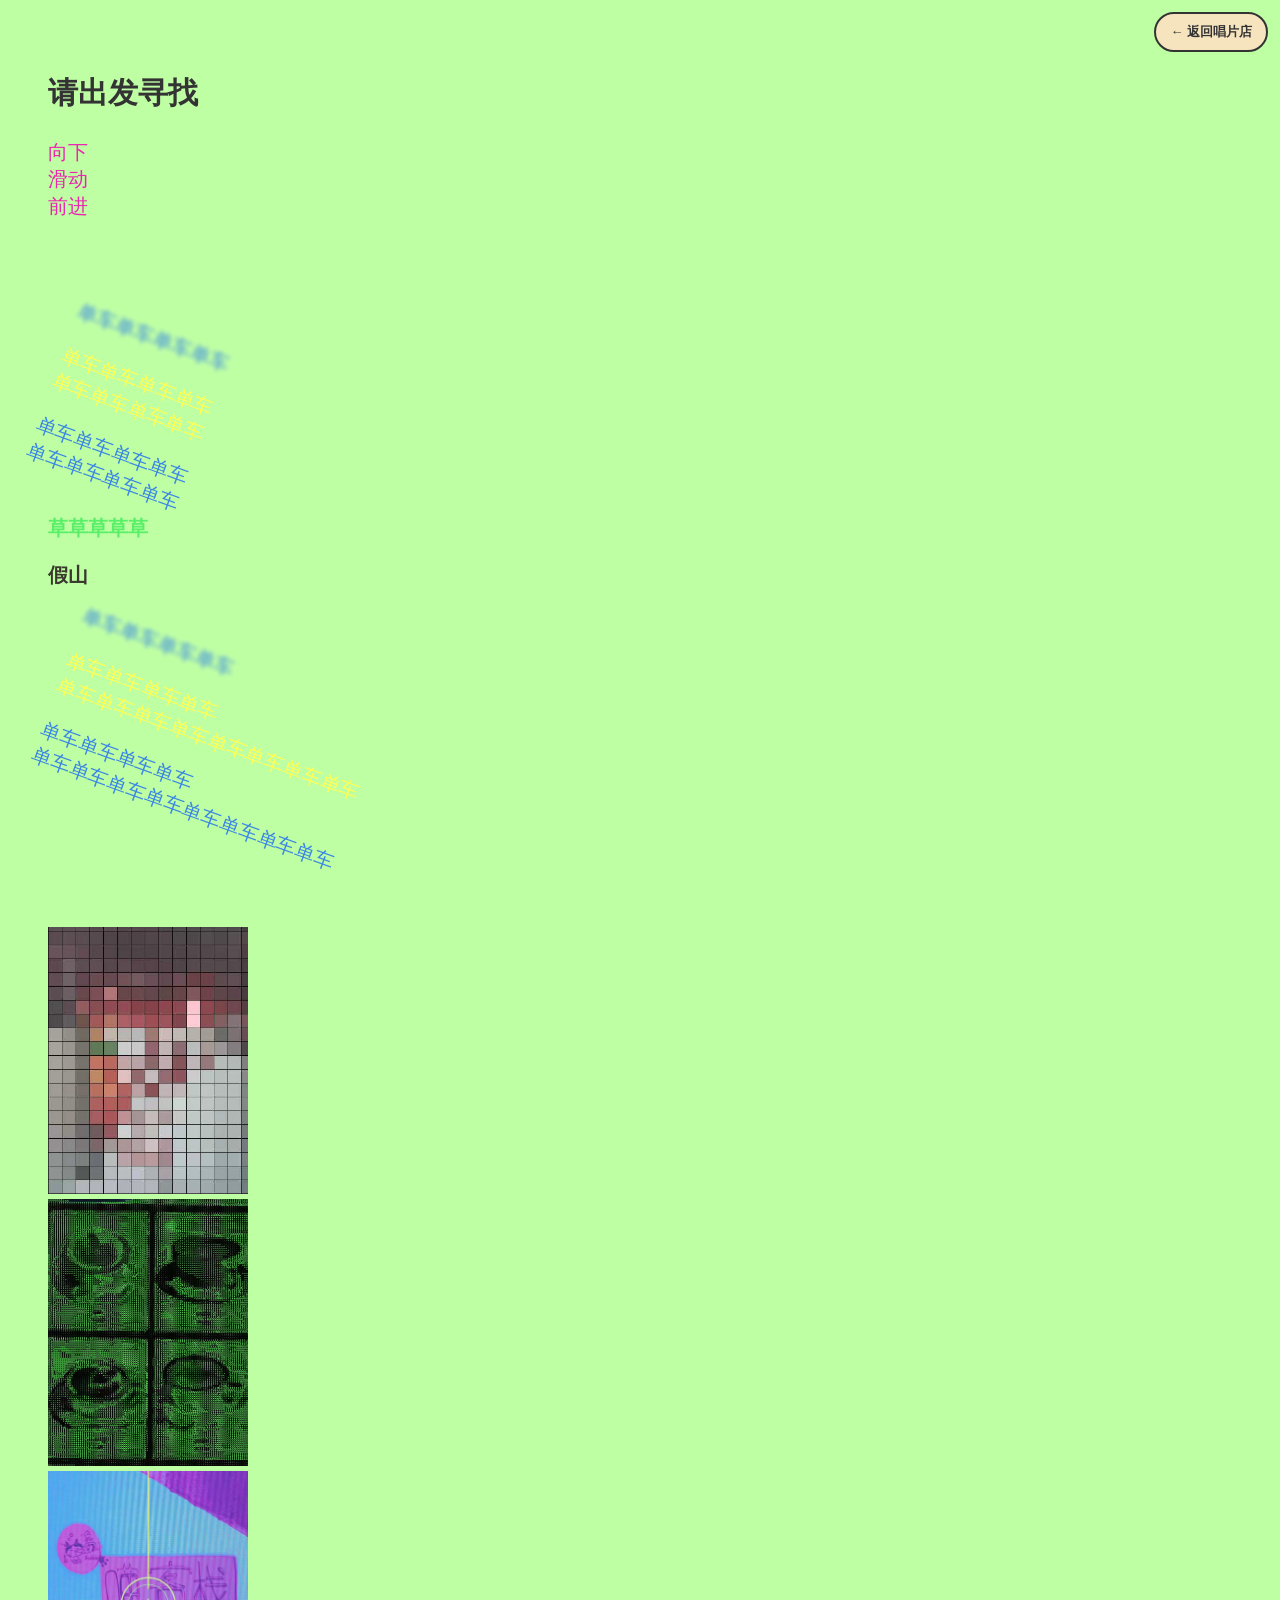
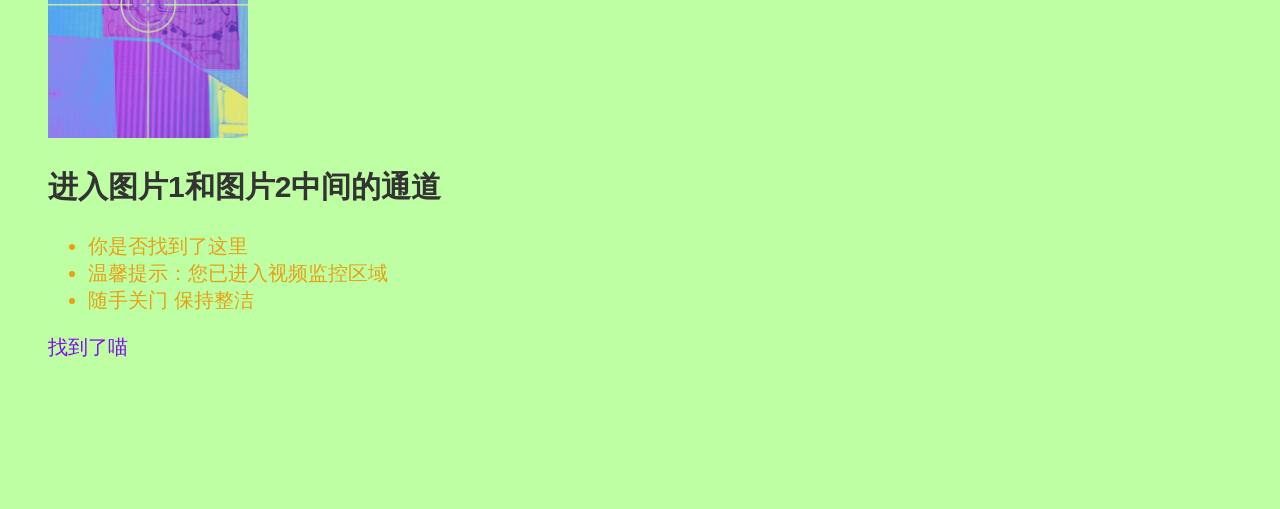
<file: games/group01/index.html>
<!DOCTYPE html>
<html lang="zh">

<head>
  <!-- head：这份文件的说明、设置和所需资源 -->
  <!-- 是网页交给浏览器看的设置区 -->

  <meta charset="UTF-8">
  <!-- 这个 HTML 文件的文字采用 UTF-8 编码。
   UTF-8 可以表示中文、英文和许多其他语言的字符。
   通常把它放在 <head> 的前面，让浏览器尽早知道该用什么方式读取文字；
   如果编码不匹配，中文可能会显示成乱码。 -->

  <meta name="viewport" content="width=device-width, initial-scale=1">
  <!-- viewport:让网页在手机等不同宽度的屏幕上正确显示。 -->

  <title>Server Hunting</title>
  <!-- 网页标题，常显示在浏览器标签页上。 -->

  <link rel="stylesheet" href="style.css" />
  <!-- 上面这行很特别，写了html的文件才能关联到左边style.css文件 -->
</head>

<body>
<a href="../../index.html#treasure" aria-label="返回唱片店寻宝游戏区" style="position:fixed;top:12px;right:12px;z-index:1000;padding:9px 14px;border:2px solid #343334;border-radius:20px;background:#f6e4bf;color:#343334;text-decoration:none;font:700 13px sans-serif">← 返回唱片店</a>
  <!-- body：网页里实际呈现给访问者的内容 -->

  <div class="block">
    <h2>请出发寻找</h2>
    <p style="color: rgb(236, 38, 177);">向下 <br>滑动 <br>前进
     
    

    </p>
  </div>

  <div class="block">


    <!-- 但我们也可以批量的修改，那就需要写在左边css文档里,这里要写class-->
    <div class="cute-text">
      <p style="filter: blur(2px)">单车单车单车单车</p>
       <p style="color: rgb(255, 255, 84);">单车单车单车单车
        <br>单车单车单车单车</p>
         <p >单车单车单车单车
        <br>单车单车单车单车</p>

    </div>
    <p style="color: rgb(89, 239, 104);font-weight: bold;"> 草草草草草</p>
      <p style="color: rgb(56, 56, 44);font-weight: bold;"> 假山</p>
   <br>
      
   
   <div class="cute-text">
      <p style="filter: blur(2px)">单车单车单车单车</p>
       <p style="color: rgb(255, 255, 84);">单车单车单车单车
        <br>单车单车单车单车单车单车单车单车</p>
         <p >单车单车单车单车
        <br>单车单车单车单车单车单车单车单车</p>
   
    </div>
  </div>
 
  <div class="my-image">
    <img src="yog.jpg" alt="美味的酸奶" class="my-image">
    <img src="cafe.jpg" alt="美味的咖啡" class="my-image">
    <img src="miaokezhan.jpg" alt="喵客栈" class="my-image">
   </div>
 
    <div class="block">
    <h2>进入图片1和图片2中间的通道</h2>

    <!-- ul是一个篮子 -->
    <ul>
      <!-- <li>是篮子里的东西 -->
      <li class="sliding-text-container">你是否找到了这里</li>
      <li class="sliding-text-container">温馨提示：您已进入视频监控区域</li>
      <li class="sliding-text-container">随手关门 保持整洁</li>



    </ul>

    <p class="rotating-text-container">找到了喵</p>
  </div>

 


</body>

</html>
</file>
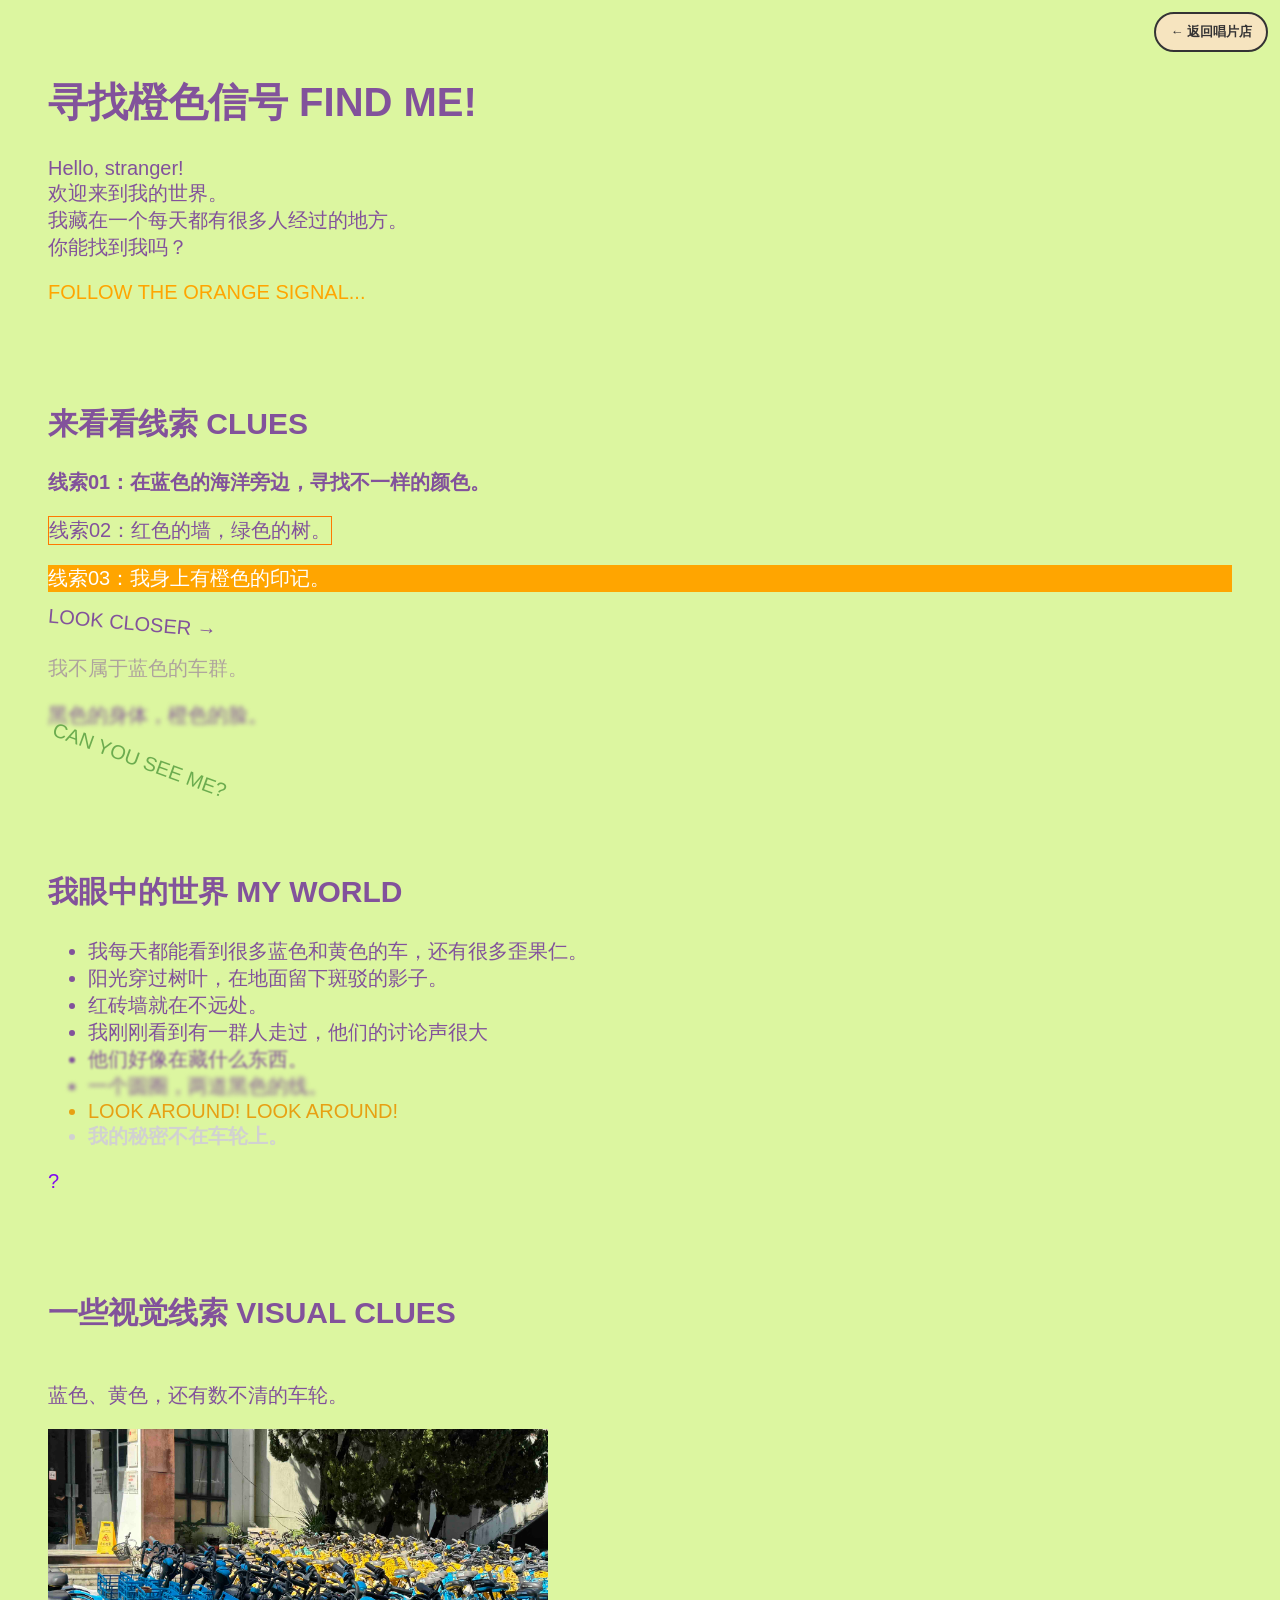
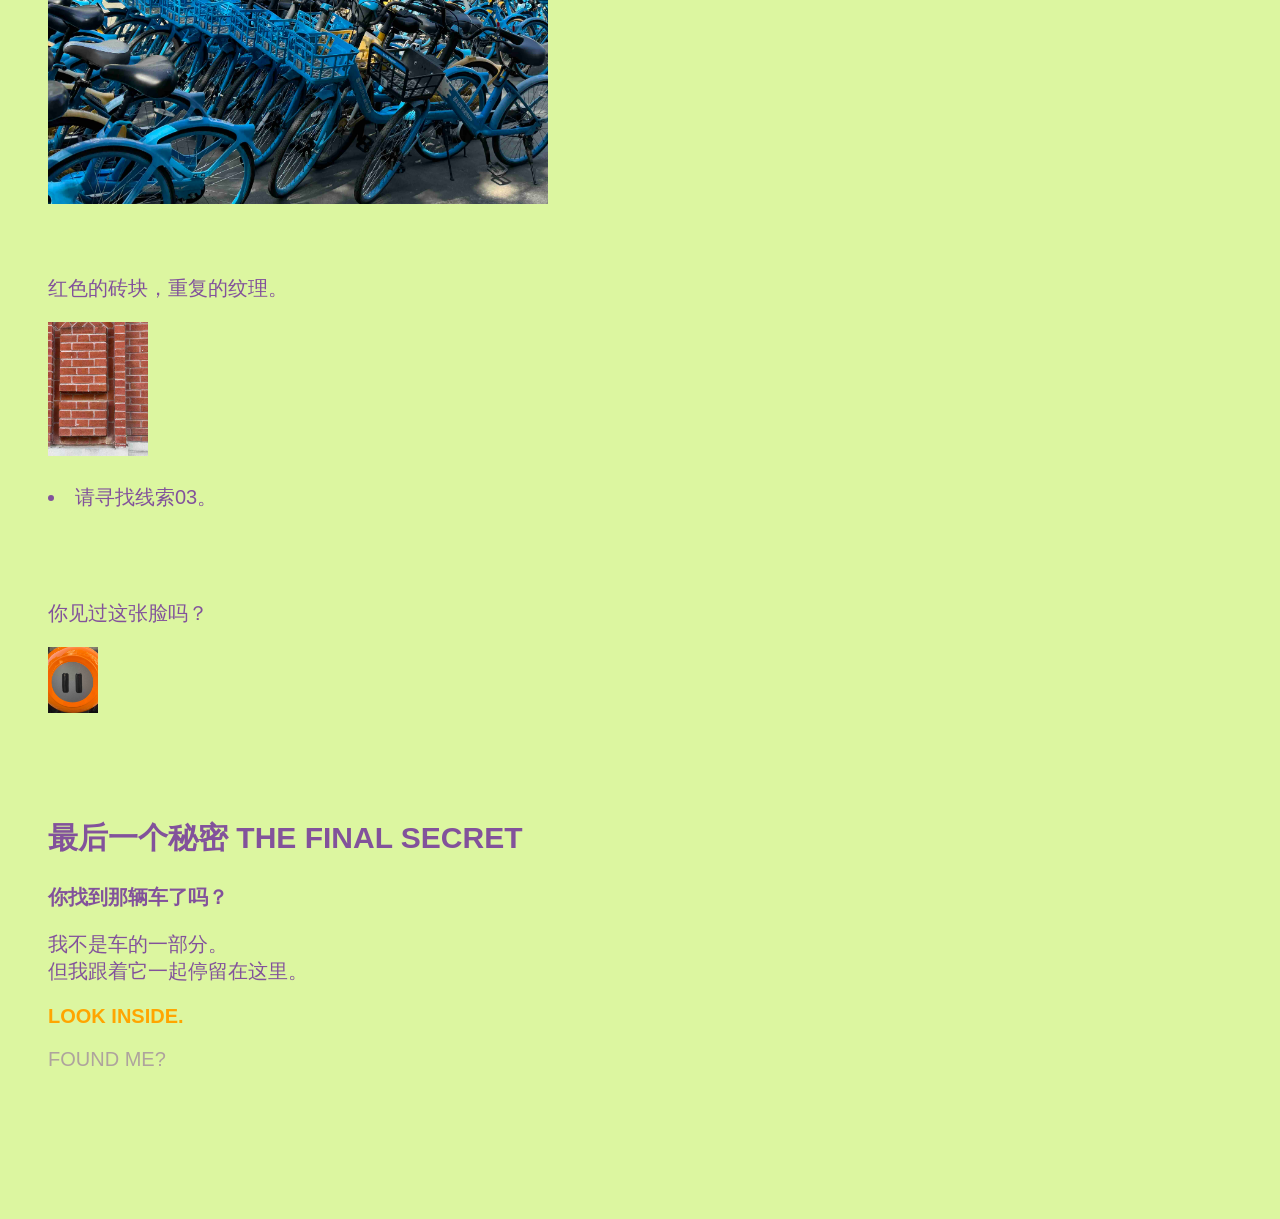
<file: games/group02/index.html>
<!DOCTYPE html>
<html lang="zh">

<head>
  <meta charset="UTF-8">
  <meta name="viewport" content="width=device-width, initial-scale=1">

  <title>Server Hunting</title>

  <link rel="stylesheet" href="style.css" />
</head>

<body>
<a href="../../index.html#treasure" aria-label="返回唱片店寻宝游戏区" style="position:fixed;top:12px;right:12px;z-index:1000;padding:9px 14px;border:2px solid #343334;border-radius:20px;background:#f6e4bf;color:#343334;text-decoration:none;font:700 13px sans-serif">← 返回唱片店</a>

  <!-- 第一部分：欢迎页面 -->

  <div class="block">

    <h1>寻找橙色信号 FIND ME!</h1>

    <p>
      Hello, stranger! <br>
      欢迎来到我的世界。<br>
      我藏在一个每天都有很多人经过的地方。<br>
      你能找到我吗？
    </p>

    <p style="color: orange;">
      FOLLOW THE ORANGE SIGNAL...
    </p>

  </div>


  <!-- 第二部分：文字线索与样式 -->

  <div class="block">

    <h2>来看看线索 CLUES</h2>

    <!-- 加粗文字 -->
    <p style="font-weight: bold;">
      线索01：在蓝色的海洋旁边，寻找不一样的颜色。
    </p>

    <!-- 边框文字 -->
    <p style="border: 1px solid rgb(255, 120, 0); width: fit-content;">
      线索02：红色的墙，绿色的树。
    </p>

    <!-- 背景颜色 -->
    <p style="background: orange; color: white;">
      线索03：我身上有橙色的印记。
    </p>

    <!-- 旋转文字 -->
    <p style="transform: rotate(5deg); width: fit-content;">
      LOOK CLOSER →
    </p>

    <!-- 半透明文字 -->
    <p style="opacity: 0.5;">
      我不属于蓝色的车群。
    </p>

    <!-- 模糊文字 -->
    <p style="filter: blur(2px);">
      黑色的身体，橙色的脸。
    </p>

    <!-- 老师原来的 cute-text -->
    <div class="cute-text">
      <p>CAN YOU SEE ME?</p>
    </div>

  </div>


  <!-- 第三部分：环境描述 -->

  <div class="block">

    <h2>我眼中的世界 MY WORLD</h2>

    <ul>

      <li>
        我每天都能看到很多蓝色和黄色的车，还有很多歪果仁。
      </li>

      <li>
        阳光穿过树叶，在地面留下斑驳的影子。
      </li>

      <li>
        红砖墙就在不远处。
      </li>

      <li>
       我刚刚看到有一群人走过，他们的讨论声很大
      </li>

       <li style="filter: blur(1px)">
        他们好像在藏什么东西。
      </li>

      <li style="filter: blur(2px)">
        一个圆圈，两道黑色的线。
      </li>

      <!-- 滑动文字 -->
      <li class="sliding-text-container">
        LOOK AROUND! LOOK AROUND!
      </li>

      <!-- 渐隐文字 -->
      <li class="fading-text-container">
        我的秘密不在车轮上。
      </li>

    </ul>

    <!-- 旋转文字 -->
    <p class="rotating-text-container">
      ?
    </p>

  </div>


  <!-- 第四部分：图片线索 -->

  <div class="block">

    <h2>一些视觉线索 VISUAL CLUES</h2>

    <p>
      <br>
      蓝色、黄色，还有数不清的车轮。
    </p>

    <img src="IMG_9047.jpeg"
         alt="共享单车"
         style="width: 80%; max-width: 500px;">

    <br><br>

    <p>
      <br>
      红色的砖块，重复的纹理。
    </p>

    <img src="IMG_9048.jpg"
         alt="红砖墙"
         style="width: 80%; max-width: 100px;">

    <br><br>

    <li>
        请寻找线索03。
      </li>

   
    <br><br>

    <p>
      <br>
      你见过这张脸吗？
    </p>

    <img src="IMG_9040.jpeg"
         alt="橙色圆形靠背"
         style="width: 80%; max-width: 50px;">

  </div>


  <!-- 第五部分：最后提示 -->

  <div class="block">

    <h2>最后一个秘密 THE FINAL SECRET</h2>

    <p style="font-weight: bold;">
      你找到那辆车了吗？
    </p>

    <p>
      我不是车的一部分。<br>
      但我跟着它一起停留在这里。<br>
      
    </p>

    <p style="color: orange; font-weight: bold;">
      LOOK INSIDE.
    </p>

    <p class="fading-text-container">
    </p>

    <p style="opacity: 0.5;">
      FOUND ME?
    </p>

  </div>

</body>

</html>
</file>
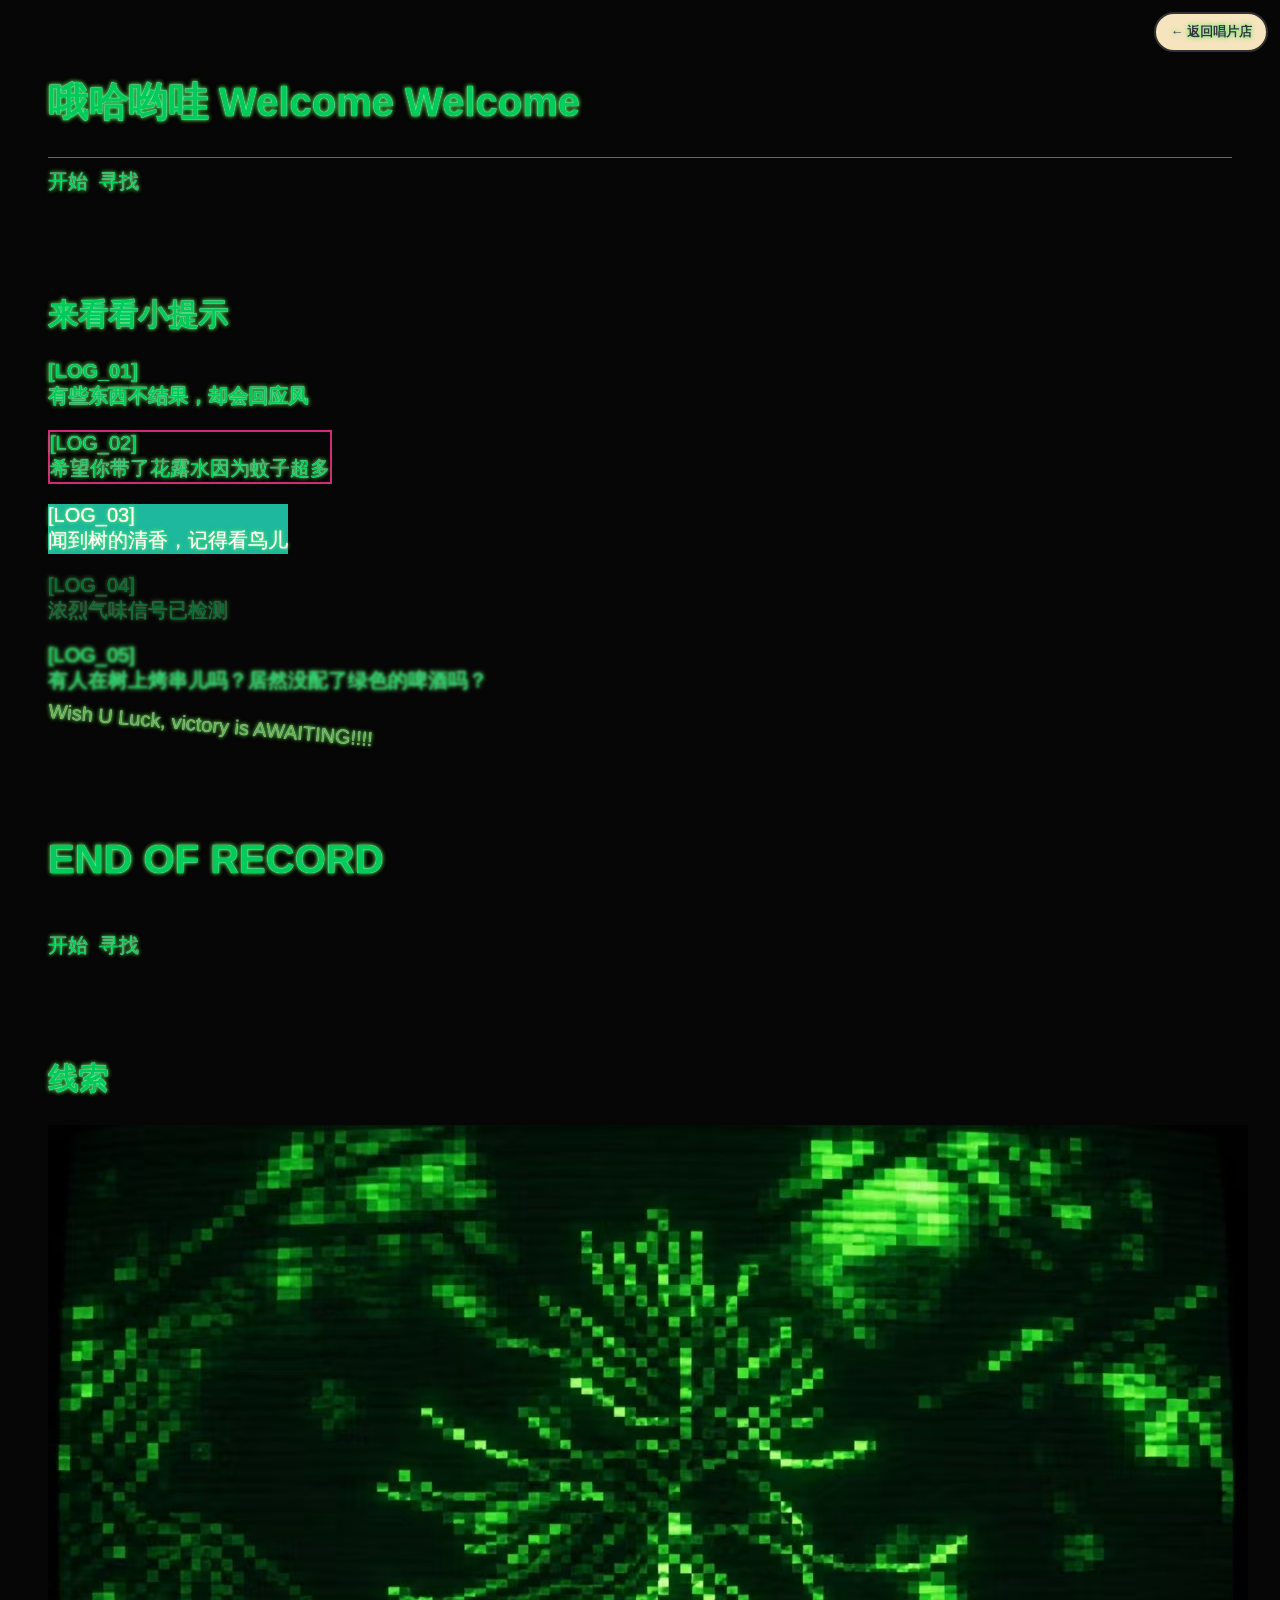
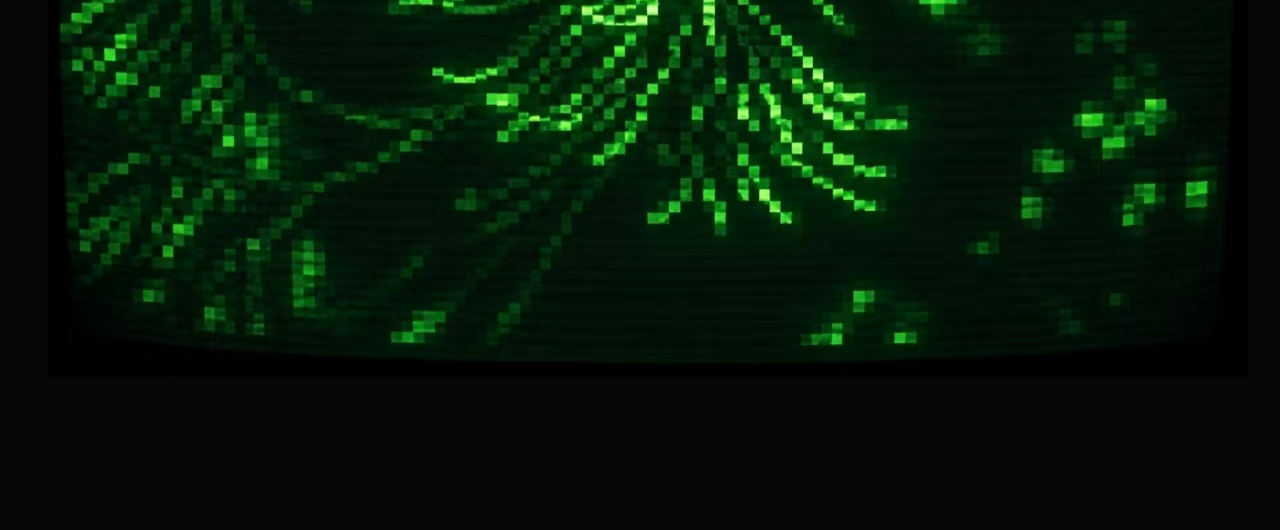
<file: games/group03/index.html>
<!DOCTYPE html>
<html lang="zh">

<head>
  <!-- head：这份文件的说明、设置和所需资源 -->
  <!-- 是网页交给浏览器看的设置区 -->

  <meta charset="UTF-8">
  <!-- 这个 HTML 文件的文字采用 UTF-8 编码。
   UTF-8 可以表示中文、英文和许多其他语言的字符。
   通常把它放在 <head> 的前面，让浏览器尽早知道该用什么方式读取文字；
   如果编码不匹配，中文可能会显示成乱码。 -->

  <meta name="viewport" content="width=device-width, initial-scale=1">
  <!-- viewport:让网页在手机等不同宽度的屏幕上正确显示。 -->

  <title>Server Hunting</title>
  <!-- 网页标题，常显示在浏览器标签页上。 -->

  <link rel="stylesheet" href="style.css" />
  <!-- 上面这行很特别，写了html的文件才能关联到左边style.css文件 -->
</head>

<body>
<a href="../../index.html#treasure" aria-label="返回唱片店寻宝游戏区" style="position:fixed;top:12px;right:12px;z-index:1000;padding:9px 14px;border:2px solid #343334;border-radius:20px;background:#f6e4bf;color:#343334;text-decoration:none;font:700 13px sans-serif">← 返回唱片店</a>
  <!-- body：网页里实际呈现给访问者的内容 -->

  <div class="block">
    <h1>哦哈哟哇 Welcome Welcome</h1>
      <hr style="border: none; border-top: 1px solid #ff1495;">
      <!-- 空格也要写特殊的代码：&nbsp; -->
      开始&nbsp;&nbsp;寻找
    </p>
  </div>

  <div class="block">
    <h2>来看看小提示</h2>

    <!-- 如果只改变单行风格，可以将效果直接写在tag里，语法：style=" 视觉效果 " -->
    <p style="font-weight: bold;"> [LOG_01]<br>有些东西不结果，却会回应风</p>
    <!-- 加个边框吧，它的宽度用了width,可以试着删掉“width: fit-content;”有什么效果-->
    <p style="border: 2px solid rgb(211, 41, 120); width: fit-content; ">  [LOG_02]<br>希望你带了花露水因为蚊子超多</p>
    <!-- 颜色是可以单独修改的 -->
    <p style="background: rgb(30, 184, 158); color:rgb(251, 251, 252);width: fit-content; ">  [LOG_03]<br>闻到树的清香，记得看鸟儿</p>
    <p style="opacity: 0.5">  [LOG_04]<br>浓烈气味信号已检测</p>
    <p style="filter: blur(1px)">  [LOG_05]<br>有人在树上烤串儿吗？居然没配了绿色的啤酒吗？</p>

    <!-- 但我们也可以批量的修改，那就需要写在左边css文档里,这里要写class-->
    <div class="cute-text">
      <p>Wish U Luck, victory is AWAITING!!!!</p>
    </div>
  </div>

<div class="block">
    <h1>END OF RECORD</h1>
      <br>
      <!-- 空格也要写特殊的代码：&nbsp; -->
      开始&nbsp;&nbsp;寻找
    </p>
  </div>

  <div class="block">
    <h2>线索</h2>
    <img src="1111.jpg" alt="一些神秘线索">
  </div>


</body>

</html>
</file>
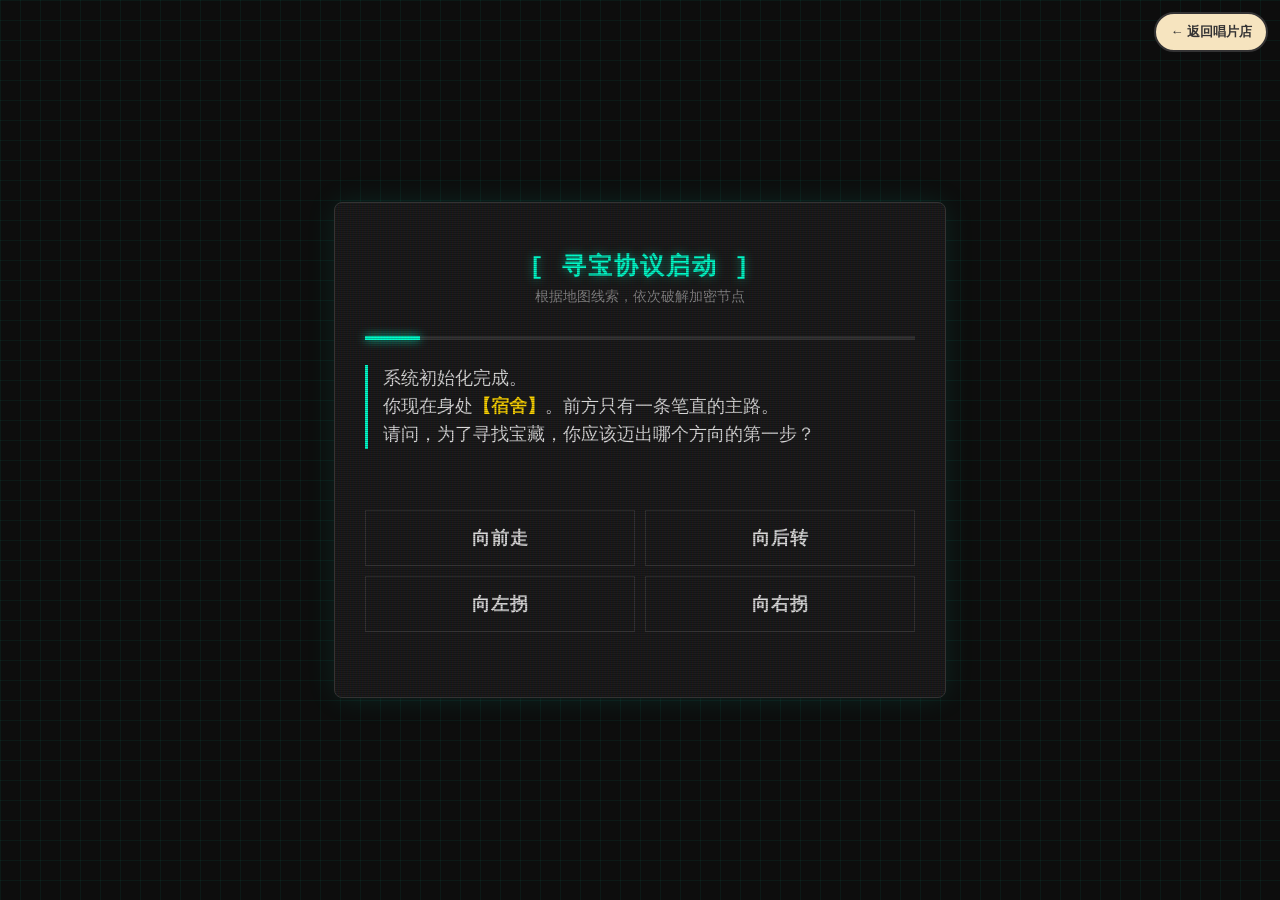
<file: games/group04/index.html>
<!DOCTYPE html>
<html lang="zh-CN">
<head>
    <meta charset="UTF-8">
    <meta name="viewport" content="width=device-width, initial-scale=1.0">
    <title>烧脑寻宝：失落的猫条 🐈</title>
    <style>
        :root {
            --primary: #00FFCC;
            --secondary: #FF0055;
            --bg: #0D0D0D;
            --card-bg: #1A1A1A;
            --text: #E0E0E0;
            --text-muted: #888888;
            --gold: #FFD700;
        }

        body {
            font-family: 'Courier New', Courier, monospace; /* 终端黑客风 */
            background-color: var(--bg);
            color: var(--text);
            margin: 0;
            padding: 0;
            display: flex;
            justify-content: center;
            align-items: center;
            min-height: 100vh;
            background-image: 
                linear-gradient(rgba(0, 255, 204, 0.05) 1px, transparent 1px),
                linear-gradient(90deg, rgba(0, 255, 204, 0.05) 1px, transparent 1px);
            background-size: 20px 20px;
        }

        .container {
            background-color: var(--card-bg);
            width: 90%;
            max-width: 550px;
            border: 1px solid #333;
            border-radius: 8px;
            padding: 30px;
            box-shadow: 0 0 30px rgba(0, 255, 204, 0.1);
            position: relative;
            overflow: hidden;
        }

        /* 扫描线特效 */
        .container::before {
            content: " ";
            display: block;
            position: absolute;
            top: 0; left: 0; bottom: 0; right: 0;
            background: linear-gradient(rgba(18, 16, 16, 0) 50%, rgba(0, 0, 0, 0.25) 50%), linear-gradient(90deg, rgba(255, 0, 0, 0.06), rgba(0, 255, 0, 0.02), rgba(0, 0, 255, 0.06));
            z-index: 2;
            background-size: 100% 2px, 3px 100%;
            pointer-events: none;
        }

        h1 {
            color: var(--primary);
            font-size: 1.5em;
            text-align: center;
            text-transform: uppercase;
            letter-spacing: 2px;
            margin-bottom: 5px;
            text-shadow: 0 0 10px rgba(0, 255, 204, 0.5);
        }

        .subtitle {
            text-align: center;
            color: var(--text-muted);
            font-size: 0.9em;
            margin-bottom: 30px;
        }

        .progress-bar {
            width: 100%;
            height: 4px;
            background-color: #333;
            margin-bottom: 25px;
        }

        .progress {
            height: 100%;
            width: 0%;
            background: var(--primary);
            box-shadow: 0 0 10px var(--primary);
            transition: width 0.5s ease;
        }

        .clue-box {
            min-height: 120px;
            margin-bottom: 25px;
        }

        .clue-text {
            font-size: 1.1em;
            line-height: 1.6;
            color: var(--text);
            margin-bottom: 20px;
            border-left: 3px solid var(--primary);
            padding-left: 15px;
        }

        .highlight {
            color: var(--gold);
            font-weight: bold;
        }

        .input-group {
            display: flex;
            flex-direction: column;
            gap: 10px;
        }

        input[type="text"] {
            background-color: #000;
            border: 1px solid #444;
            color: var(--primary);
            padding: 15px;
            font-size: 1.1em;
            font-family: inherit;
            border-radius: 4px;
            outline: none;
            transition: border-color 0.3s;
            text-transform: uppercase; 
        }

        input[type="text"]:focus {
            border-color: var(--primary);
            box-shadow: 0 0 10px rgba(0, 255, 204, 0.2);
        }

        button {
            background-color: #222;
            color: var(--primary);
            border: 1px solid var(--primary);
            padding: 15px;
            font-size: 1.1em;
            font-family: inherit;
            cursor: pointer;
            text-transform: uppercase;
            font-weight: bold;
            letter-spacing: 1px;
            transition: all 0.3s;
        }

        button:hover {
            background-color: var(--primary);
            color: #000;
            box-shadow: 0 0 20px rgba(0, 255, 204, 0.4);
        }

        .options-grid {
            display: grid;
            grid-template-columns: 1fr 1fr;
            gap: 10px;
        }

        .options-grid button {
            background-color: #1A1A1A;
            border: 1px solid #333;
            color: #E0E0E0;
        }
        
        .options-grid button:hover {
            border-color: var(--primary);
            color: var(--primary);
            background-color: #222;
        }

        .feedback {
            margin-top: 15px;
            font-size: 0.9em;
            height: 20px;
        }

        .feedback.error {
            color: var(--secondary);
            text-shadow: 0 0 5px var(--secondary);
        }

        .feedback.success {
            color: var(--primary);
        }

        /* 错误震动动画 */
        .shake {
            animation: shake 0.5s cubic-bezier(.36,.07,.19,.97) both;
        }

        @keyframes shake {
            10%, 90% { transform: translate3d(-1px, 0, 0); }
            20%, 80% { transform: translate3d(2px, 0, 0); }
            30%, 50%, 70% { transform: translate3d(-4px, 0, 0); }
            40%, 60% { transform: translate3d(4px, 0, 0); }
        }

        /* 成功页面 */
        .success-overlay {
            position: absolute;
            top: 0; left: 0; right: 0; bottom: 0;
            background-color: rgba(13, 13, 13, 0.95);
            display: flex;
            flex-direction: column;
            justify-content: center;
            align-items: center;
            opacity: 0;
            pointer-events: none;
            transition: opacity 0.5s ease;
            padding: 20px;
            z-index: 10;
            text-align: center;
        }

        .success-overlay.show {
            opacity: 1;
            pointer-events: auto;
        }

        .success-title {
            font-size: 2em;
            color: var(--primary);
            text-shadow: 0 0 15px var(--primary);
            margin-bottom: 15px;
        }
    </style>
</head>
<body>
<a href="../../index.html#treasure" aria-label="返回唱片店寻宝游戏区" style="position:fixed;top:12px;right:12px;z-index:1000;padding:9px 14px;border:2px solid #343334;border-radius:20px;background:#f6e4bf;color:#343334;text-decoration:none;font:700 13px sans-serif">← 返回唱片店</a>

<div class="container" id="gameContainer">
    <h1>[ 寻宝协议启动 ]</h1>
    <div class="subtitle">根据地图线索，依次破解加密节点</div>
    
    <div class="progress-bar">
        <div class="progress" id="progressBar"></div>
    </div>

    <div class="clue-box">
        <div class="clue-text" id="clueText"></div>
    </div>

    <div id="interactionArea"></div>
    <div class="feedback" id="feedback"></div>

    <!-- 成功后的彩蛋画面 -->
    <div class="success-overlay" id="successOverlay">
        <div style="font-size: 4em; margin-bottom: 10px;">🏆</div>
        <div class="success-title">ACCESS GRANTED</div>
        <p style="color: var(--text-muted); line-height: 1.6;">
            解密协议100%完成！<br>
            你成功找到了藏在集装箱风箱里的宝物！<br><br>
            系统检测到附近有<span class="highlight">猫条</span>掉落，<br>
            请立刻拾取并犒劳寻宝功臣！🐈
        </p >
    </div>
</div>

<script>
    // 游戏状态机
    const gameData = [
        {
            id: 0,
            clue: "系统初始化完成。<br>你现在身处<span class='highlight'>【宿舍】</span>。前方只有一条笔直的主路。<br>请问，为了寻找宝藏，你应该迈出哪个方向的第一步？",
            type: "options",
            options: ["向前走", "向后转", "向左拐", "向右拐"],
            answer: "向前走",
            progress: 10,
            errorMsg: "【警告】脑电波异常。起点在宿舍，前方只有一条直路，向后或转弯只会撞墙。"
        },
        {
            id: 1,
            clue: "你踏上了主路。<br>行进途中，你的<span class='highlight'>左手边</span>出现了一座宏伟的建筑。<br>据说那里是异国文化与汉语言文化交融的知识殿堂。它的名字很长，包含了三个核心词汇：<span class='highlight'>国际</span>、<span class='highlight'>汉语</span>、<span class='highlight'>教学楼</span>。<br>请输入这座建筑的全称：",
            type: "input",
            answer: "国际汉语教学楼",
            progress: 25,
            errorMsg: "【错误】解码失败。提示：由“国际”、“汉语”、“教学楼”三个词组合而成的完整名称。"
        },
        {
            id: 2,
            clue: "你无视了左边的诱惑，继续向前。<br>此时你的<span class='highlight'>右手边</span>出现了一个区域。<br>那是灵感与图纸碰撞、艺术与创意交织的圣地，也是设计师们的聚集地。<br>请输入该区域的名称（四个字）：",
            type: "input",
            answer: "设计中心",
            progress: 45,
            errorMsg: "【错误】解码失败。提示：“设计”与“中心”的组合。"
        },
        {
            id: 3,
            clue: "探索进度过半，你感到一丝疲惫。<br>目光扫过路边，你注意到了一排停放整齐的两轮交通工具，它们有着专门的停靠区域。<br>请输入这种两轮交通工具的名称（三个字）：",
            type: "input",
            answer: "自行车",
            progress: 60,
            errorMsg: "【错误】解码失败。提示：一种靠脚踩踏板驱动的两轮交通工具。"
        },
        {
            id: 4,
            clue: "你终于来到了最终关卡。<br>前方是一个由铁皮拼凑而成的方形盒子（集装箱）。<br>你低头一看，角落里掉落了一根包装鲜艳的<span class='highlight'>猫条</span>。<br>包装上印着一串神秘的英文密码，这就是第一层通关的钥匙！<br>请输入包装上的英文（忽略大小写和空格）：",
            type: "input",
            answer: "SNACK CAT STRIPS",
            progress: 75,
            errorMsg: "【错误】密码错误！提示：仔细看猫条包装上的英文，由三个英文单词组成（SNACK... CAT... STRIPS...）。"
        },
        {
            id: 5,
            clue: "【密码验证通过】猫条上的编码已被成功破译。<br>然而，眼前并没有任何锁孔。你低头看着手中的猫条，又环顾了四周的地面和店铺，一无所获。<br>此时，一阵微风吹过，头顶传来了极其细微的‘呼呼’声。<br>你突然意识到：也许你一开始寻找的方向就错了。<br>线索提示：答案不在脚下，去寻找那个能‘吞吐清风’的铁盒子。<br>请问，你现在应该怎么做？",
            type: "options",
            options: ["继续低头寻找", "询问路人", "向左看", "抬头仰望"],
            answer: "抬头仰望",
            progress: 85,
            errorMsg: "【错误】方向不对。宝物怎么会藏在平视就能看到的地方？仔细体会“吞吐清风”和“头顶传来声音”的暗示。"
        },
        {
            id: 6,
            clue: "你抬起头，视线越过集装箱的边缘。<br>在铁皮屋顶的侧面，固定着一个生锈的装置。它平时沉默不语，一旦运转就会发出呼呼的风声，为下方的店铺送去清风。<br>请输入这个装置的名称（两个字）：",
            type: "input",
            answer: "风箱",
            progress: 95,
            errorMsg: "【错误】解码失败。提示：装在集装箱上方，用来通风、鼓风排气的装置，两个字。"
        },
        {
            id: 7,
            clue: "正在打开最终宝箱...",
            type: "final",
            progress: 100
        }
    ];

    let currentState = 0;

    function renderState() {
        const state = gameData[currentState];
        const clueText = document.getElementById('clueText');
        const interactionArea = document.getElementById('interactionArea');
        const feedback = document.getElementById('feedback');
        const progressBar = document.getElementById('progressBar');

        feedback.innerText = '';
        feedback.className = 'feedback';
        progressBar.style.width = state.progress + '%';
        clueText.innerHTML = state.clue;

        interactionArea.innerHTML = '';
        
        if (state.type === 'options') {
            const grid = document.createElement('div');
            grid.className = 'options-grid';
            state.options.forEach(opt => {
                const btn = document.createElement('button');
                btn.innerText = opt;
                btn.onclick = () => checkAnswer(opt);
                grid.appendChild(btn);
            });
            interactionArea.appendChild(grid);
        } else if (state.type === 'input') {
            const inputGroup = document.createElement('div');
            inputGroup.className = 'input-group';
            
            const input = document.createElement('input');
            input.type = 'text';
            input.placeholder = '输入解码结果...';
            input.id = 'answerInput';
            input.onkeypress = (e) => { if (e.key === 'Enter') checkAnswer(input.value); };
            
            const btn = document.createElement('button');
            btn.innerText = '确认解码';
            btn.onclick = () => checkAnswer(input.value);
            
            inputGroup.appendChild(input);
            inputGroup.appendChild(btn);
            interactionArea.appendChild(inputGroup);
            input.focus();
        } else if (state.type === 'final') {
            document.getElementById('successOverlay').classList.add('show');
        }
    }

    function checkAnswer(userAnswer) {
        const state = gameData[currentState];
        const feedback = document.getElementById('feedback');
        const container = document.getElementById('gameContainer');
        
        if (!userAnswer || userAnswer.trim() === '') {
            feedback.innerText = "【系统】请输入答案，空白无法解码。";
            feedback.className = "feedback error";
            return;
        }

        // 预处理：移除所有空格，全部转为大写进行匹配（兼容玩家大小写和空格输入错误）
        const cleanAnswer = userAnswer.replace(/\s/g, '').toUpperCase();
        const cleanCorrect = state.answer.replace(/\s/g, '').toUpperCase();

        // 检查是否完全匹配 或 包含（防止输入错误符号）
        if (cleanAnswer === cleanCorrect || cleanAnswer.includes(cleanCorrect)) {
            feedback.innerText = "【解码成功】数据匹配... 正在前往下一节点...";
            feedback.className = "feedback success";
            
            document.getElementById('interactionArea').innerHTML = '';
            
            setTimeout(() => {
                currentState++;
                renderState();
            }, 800);
            
        } else {
            feedback.innerText = state.errorMsg;
            feedback.className = "feedback error";
            
            container.classList.add('shake');
            setTimeout(() => {
                container.classList.remove('shake');
            }, 500);
        }
    }

    // 初始化游戏
    renderState();
</script>

</body>
</html>
</file>
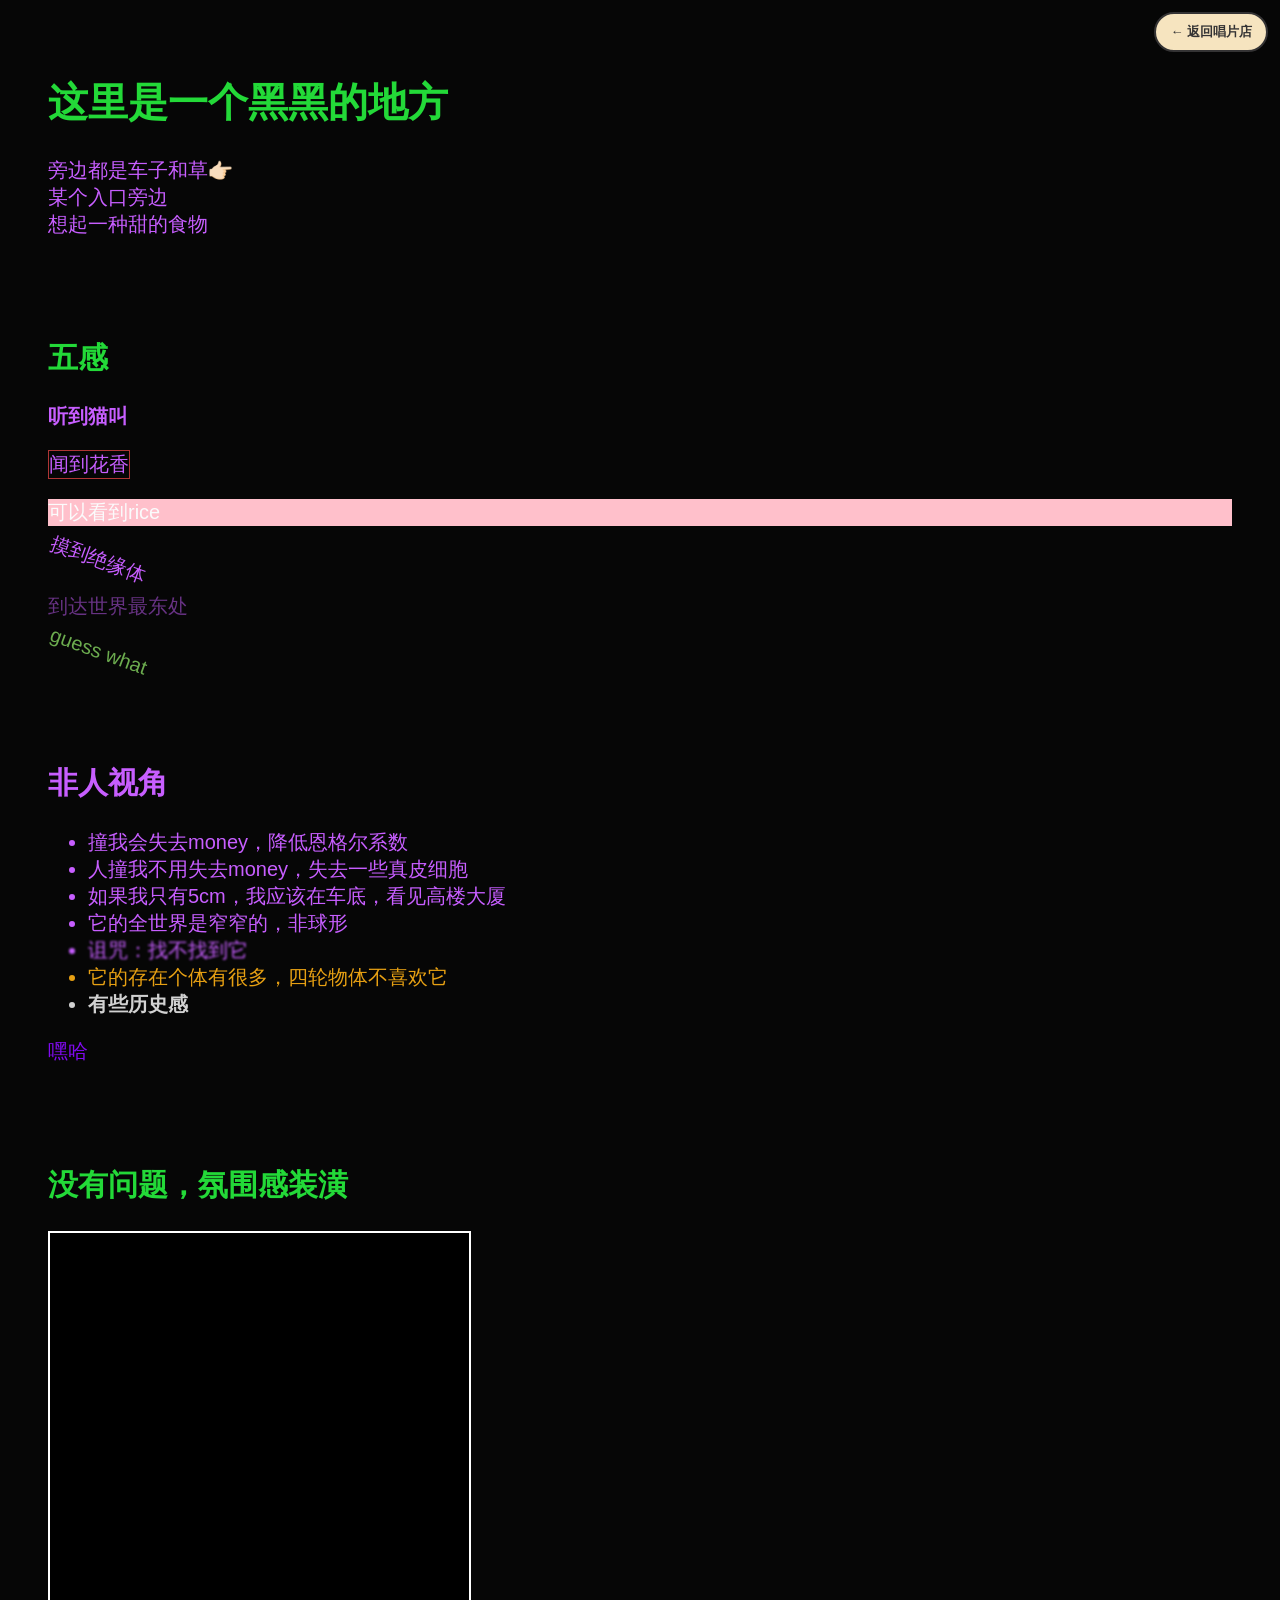
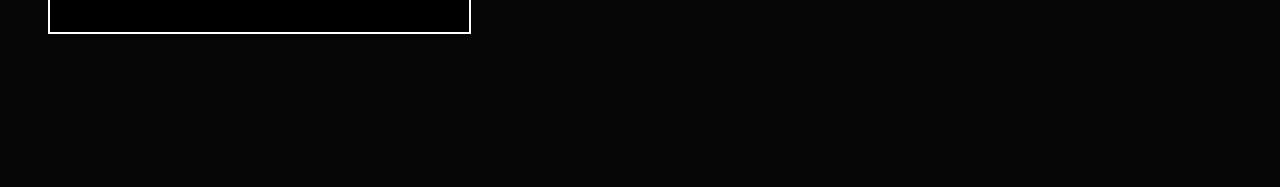
<file: games/group05/index.html>
<!DOCTYPE html>
<html lang="zh">

<head>
  <!-- head：这份文件的说明、设置和所需资源 -->
  <!-- 是网页交给浏览器看的设置区 -->

  <meta charset="UTF-8">
  <!-- 这个 HTML 文件的文字采用 UTF-8 编码。
   UTF-8 可以表示中文、英文和许多其他语言的字符。
   通常把它放在 <head> 的前面，让浏览器尽早知道该用什么方式读取文字；
   如果编码不匹配，中文可能会显示成乱码。 -->

  <meta name="viewport" content="width=device-width, initial-scale=1">
  <!-- viewport:让网页在手机等不同宽度的屏幕上正确显示。 -->

  <title>Server Hunting</title>
  <!-- 网页标题，常显示在浏览器标签页上。 -->

  <link rel="stylesheet" href="style.css" />
  <!-- 上面这行很特别，写了html的文件才能关联到左边style.css文件 -->
</head>

<body>
<a href="../../index.html#treasure" aria-label="返回唱片店寻宝游戏区" style="position:fixed;top:12px;right:12px;z-index:1000;padding:9px 14px;border:2px solid #343334;border-radius:20px;background:#f6e4bf;color:#343334;text-decoration:none;font:700 13px sans-serif">← 返回唱片店</a>
  <!-- body：网页里实际呈现给访问者的内容 -->

  <div class="block">
    <h1 style="color: #23d938;">这里是一个黑黑的地方</h1>
    <p>旁边都是车子和草👉🏻 <br>
      某个入口旁边
      <br>
      <!-- 空格也要写特殊的代码：&nbsp; -->
      想起一种甜的食物&nbsp;&nbsp;
    </p>
  </div>

  <div class="block">
    <h2 style="color: #23d938;">五感</h2>

    <!-- 如果只改变单行风格，可以将效果直接写在tag里，语法：style=" 视觉效果 " -->
    <p style="font-weight: bold;"> 听到猫叫</p>
    <!-- 加个边框吧，它的宽度用了width,可以试着删掉“width: fit-content;”有什么效果-->
    <p style="border: 1px solid rgb(175, 53, 53); width: fit-content; "> 闻到花香</p>
    <!-- 颜色是可以单独修改的 -->
    <p style="background: pink; color:rgb(251, 251, 252); "> 可以看到rice</p>
    <p style="transform: rotate(20deg); width: fit-content;"> 摸到绝缘体</p>
    <p style="opacity: 0.5"> 到达世界最东处</p>
    <p style="filter: blur(2px)"> </p>

    <!-- 但我们也可以批量的修改，那就需要写在左边css文档里,这里要写class-->
    <div class="cute-text">
      <p>guess what</p>
    </div>
  </div>


  <div class="block">
    <h2 class="rainbow-flash">非人视角</h2>

    <!-- ul是一个篮子 -->
    <ul>
      <!-- <li>是篮子里的东西 -->
      <li>撞我会失去money，降低恩格尔系数</li>
      <li>人撞我不用失去money，失去一些真皮细胞</li>
      <li>如果我只有5cm，我应该在车底，看见高楼大厦</li>
      <li>它的全世界是窄窄的，非球形</li>
      <li style="filter: blur(1px)">诅咒：找不找到它</li>
      <li class="sliding-text-container">它的存在个体有很多，四轮物体不喜欢它</li>
      <li class="fading-text-container">有些历史感</li>
    </ul>

    <p class="rotating-text-container">嘿哈</p>
  </div>

  <div class="block">
    <h2 style="color: #23d938;">没有问题，氛围感装潢</h2>
    <img src="banana.jpg" alt="室内装潢">
  </div>


</body>

</html>
</file>
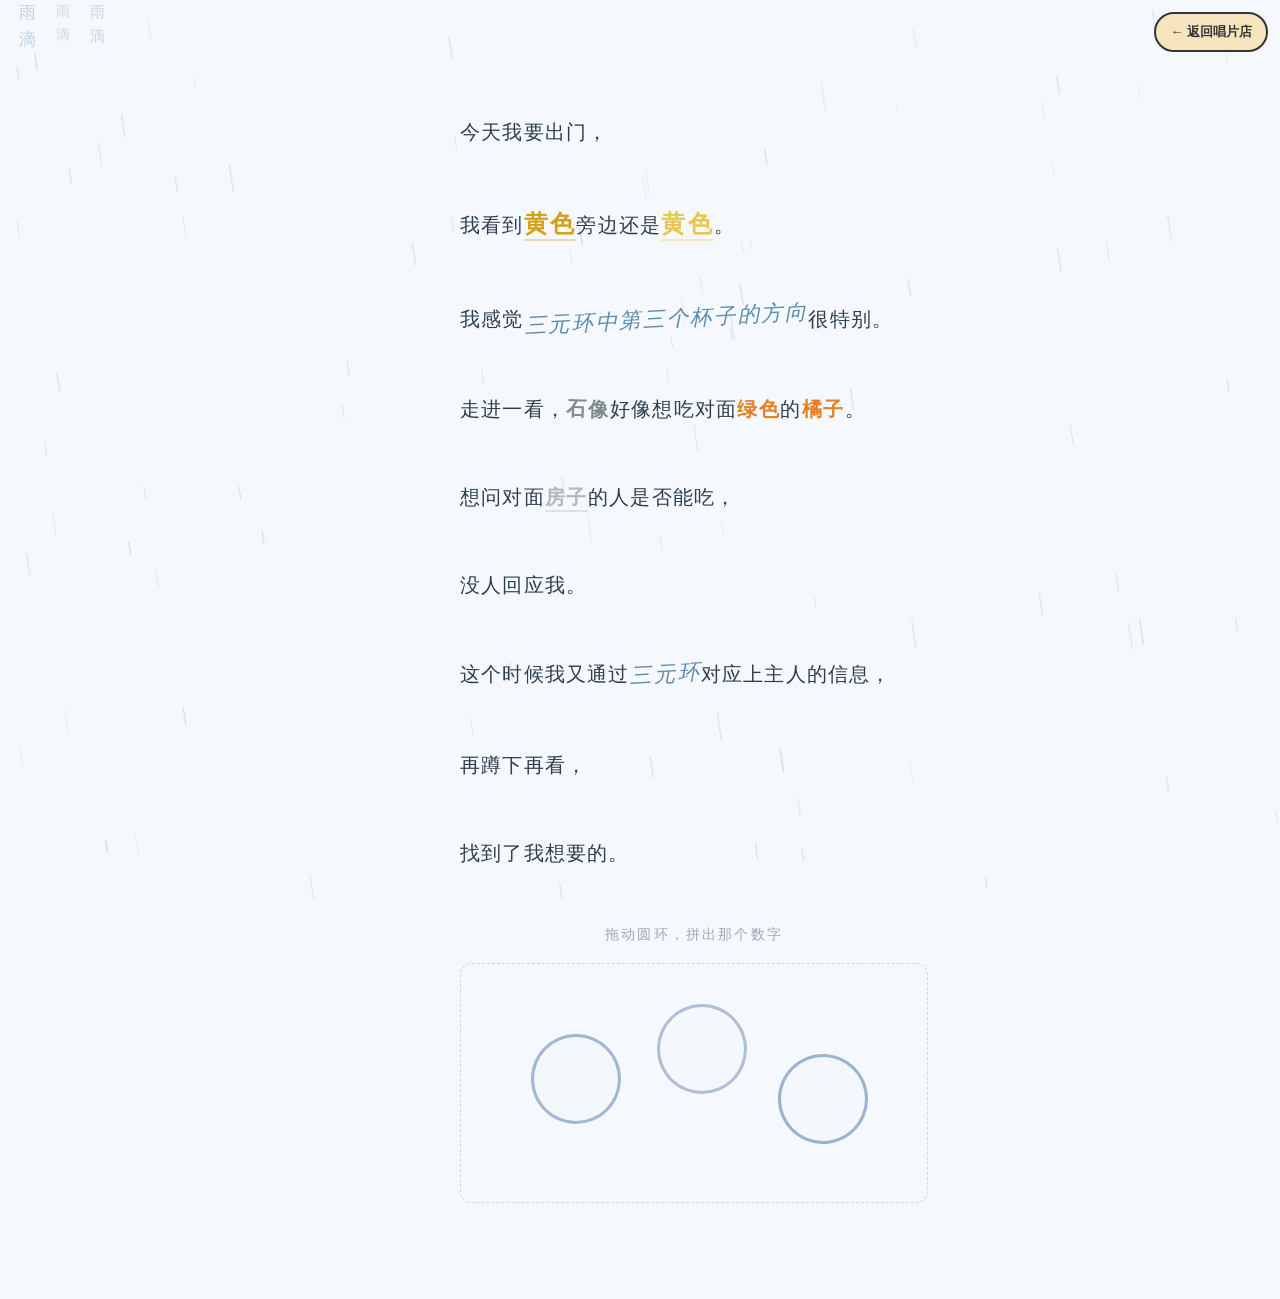
<file: games/group06/index.html>
<!DOCTYPE html>
<html lang="zh-CN">
<head>
  <meta charset="UTF-8">
  <meta name="viewport" content="width=device-width, initial-scale=1.0">
  <title>雨中的故事</title>
  <style>
    /* ===== 全局重置 ===== */
    * {
      box-sizing: border-box;
    }

    html, body {
      margin: 0;
      padding: 0;
      width: 100%;
      min-height: 100%;
      overflow-x: hidden;
      background: #f5f8fc;
    }

    body {
      overflow-y: auto;
      position: relative;
    }

    /* ===== 雨背景画布 ===== */
    #rainCanvas {
      position: fixed;
      top: 0;
      left: 0;
      width: 100%;
      height: 100%;
      pointer-events: none;
      z-index: 0;
    }

    /* ===== 左侧循环下落的“雨滴”文字 ===== */
    .rain-words {
      position: fixed;
      top: 0;
      left: 0;
      width: 120px;
      height: 100vh;
      overflow: hidden;
      pointer-events: none;
      z-index: 1;
      opacity: 0.55;
    }

    .rain-column {
      position: absolute;
      top: 0;
      width: 40px;
      text-align: center;
      font-family: "Songti SC", "Noto Serif SC", "SimSun", serif;
      color: #8aa9c9;
      font-size: 1rem;
      font-weight: 400;
      letter-spacing: 0.1em;
      line-height: 1.6;
      animation: fall linear infinite;
      white-space: pre-line;
    }

    .rain-column span {
      display: block;
    }

    @keyframes fall {
      0% { transform: translateY(-120%); }
      100% { transform: translateY(120vh); }
    }

    .rain-column:nth-child(1) {
      left: 8px;
      animation-duration: 6s;
      animation-delay: 0s;
      font-size: 1.05rem;
      opacity: 0.9;
    }
    .rain-column:nth-child(2) {
      left: 44px;
      animation-duration: 8s;
      animation-delay: 1.8s;
      font-size: 0.9rem;
      opacity: 0.7;
    }
    .rain-column:nth-child(3) {
      left: 78px;
      animation-duration: 7s;
      animation-delay: 3.2s;
      font-size: 0.95rem;
      opacity: 0.8;
    }

    /* ===== 页面主内容容器 ===== */
    .page {
      position: relative;
      z-index: 2;
      max-width: 640px;
      margin: 0 auto;
      padding: 12vh 2rem 6rem 140px;
    }

    /* ===== 故事文字 ===== */
    .story {
      font-family: "Songti SC", "Noto Serif SC", "SimSun", serif;
      color: #2c3e50;
      line-height: 2.4;
      font-size: 1.25rem;
      letter-spacing: 0.06em;
      user-select: none;
    }

    .story p {
      margin: 0 0 2em 0;
    }

    /* 黄色房子 */
    .house {
      color: #d4a017;
      font-weight: 700;
      font-size: 1.5rem;
      letter-spacing: 0.1em;
      border-bottom: 2px solid rgba(212, 160, 23, 0.35);
      padding-bottom: 0.1em;
    }
    .house2 {
      color: #e8c84a;
      font-weight: 700;
      font-size: 1.5rem;
      letter-spacing: 0.1em;
      border-bottom: 2px solid rgba(232, 200, 74, 0.35);
      padding-bottom: 0.1em;
    }

    /* 三元环方向 */
    .cycle {
      color: #5b8cae;
      font-style: italic;
      display: inline-block;
      transform: rotate(-3deg);
      font-size: 1.35rem;
      letter-spacing: 0.08em;
    }

    /* 石像方向 */
    .statue {
      color: #7f8c8d;
      font-weight: 600;
      display: inline-block;
      transform: rotate(2deg);
      letter-spacing: 0.1em;
    }

    /* 橘子 */
    .orange {
      color: #e67e22;
      font-weight: 600;
      letter-spacing: 0.08em;
    }

    /* 对面房子 —— 灰白色 */
    .opposite-house {
      color: #b0b8bf;
      font-weight: 600;
      letter-spacing: 0.08em;
      border-bottom: 2px solid rgba(176, 184, 191, 0.35);
      padding-bottom: 0.1em;
    }

    /* ===== 三圆环互动区 ===== */
    .rings-stage {
      margin-top: 3rem;
      text-align: center;
      user-select: none;
    }

    .rings-hint {
      font-family: "Songti SC", "Noto Serif SC", serif;
      font-size: 0.9rem;
      color: #9aa8b8;
      letter-spacing: 0.15em;
      margin-bottom: 1.2rem;
    }

    .rings-area {
      position: relative;
      width: 100%;
      height: 240px;
      background: rgba(245, 248, 252, 0.55);
      border-radius: 12px;
      border: 1px dashed rgba(150, 170, 200, 0.4);
      overflow: hidden;
      touch-action: none;
    }

    /* 每个圆环 */
    .ring {
      position: absolute;
      width: 90px;
      height: 90px;
      border-radius: 50%;
      border: 3px solid rgba(150, 170, 200, 0.75);
      cursor: grab;
      box-sizing: border-box;
      transition: border-color 0.2s ease, box-shadow 0.2s ease;
      background: rgba(245, 248, 252, 0.4);
    }

    .ring:active {
      cursor: grabbing;
    }

    .ring:nth-child(1) {
      left: 15%;
      top: 70px;
      border-color: rgba(140, 165, 200, 0.8);
    }
    .ring:nth-child(2) {
      left: 42%;
      top: 40px;
      border-color: rgba(155, 175, 205, 0.8);
    }
    .ring:nth-child(3) {
      left: 68%;
      top: 90px;
      border-color: rgba(130, 160, 195, 0.8);
    }

    .ring.dragging {
      box-shadow: 0 6px 20px rgba(130, 160, 200, 0.25);
      border-color: rgba(100, 140, 190, 0.95);
    }

    /* 成功提示 */
    .success-tip {
      position: absolute;
      left: 50%;
      top: 50%;
      transform: translate(-50%, -50%) scale(0.9);
      font-family: "Songti SC", "Noto Serif SC", serif;
      font-size: 3.2rem;
      font-weight: 700;
      color: #7f8c8d;
      letter-spacing: 0.1em;
      opacity: 0;
      pointer-events: none;
      transition: opacity 0.35s ease, transform 0.35s ease;
      text-shadow: 0 2px 12px rgba(245, 248, 252, 0.9);
    }

    .success-tip.show {
      opacity: 1;
      transform: translate(-50%, -50%) scale(1);
    }

    /* ===== 响应式 ===== */
    @media (max-width: 600px) {
      .page {
        padding: 8vh 1.2rem 4rem 80px;
      }
      .story {
        font-size: 1.1rem;
      }
      .house, .house2 { font-size: 1.3rem; }
      .rain-words { width: 70px; }
      .rain-column { font-size: 0.85rem; }
      .rain-column:nth-child(2) { left: 32px; }
      .rain-column:nth-child(3) { left: 52px; }
      .rings-area { height: 200px; }
      .ring { width: 72px; height: 72px; }
      .success-tip { font-size: 2.4rem; }
    }
  </style>
</head>
<body>
<a href="../../index.html#treasure" aria-label="返回唱片店寻宝游戏区" style="position:fixed;top:12px;right:12px;z-index:1000;padding:9px 14px;border:2px solid #343334;border-radius:20px;background:#f6e4bf;color:#343334;text-decoration:none;font:700 13px sans-serif">← 返回唱片店</a>
  <!-- 静态雨背景画布 -->
  <canvas id="rainCanvas"></canvas>

  <!-- 左侧循环下落的“雨滴”文字 -->
  <div class="rain-words" aria-hidden="true">
    <div class="rain-column"><span>雨</span><span>滴</span></div>
    <div class="rain-column"><span>雨</span><span>滴</span></div>
    <div class="rain-column"><span>雨</span><span>滴</span></div>
  </div>

  <!-- 页面主内容（可滚动） -->
  <div class="page">
    <!-- 故事文字 -->
    <div class="story">
      <p>今天我要出门，</p>
      <p>我看到<span class="house">黄色</span>旁边还是<span class="house2">黄色</span>。</p>
      <p>我感觉<span class="cycle">三元环中第三个杯子的方向</span>很特别。</p>
      <p>走进一看，<span class="statue">石像</span>好像想吃对面<span class="orange">绿色</span>的<span class="orange">橘子</span>。</p>
      <p>想问对面<span class="opposite-house">房子</span>的人是否能吃，</p>
      <p>没人回应我。</p>
      <p>这个时候我又通过<span class="cycle">三元环</span>对应上主人的信息，</p>
      <p>再蹲下再看，</p>
      <p>找到了我想要的。</p>
    </div>

    <!-- 三圆环互动区 -->
    <div class="rings-stage">
      <div class="rings-hint">拖动圆环，拼出那个数字</div>
      <div class="rings-area" id="ringsArea">
        <div class="ring" data-ring="1"></div>
        <div class="ring" data-ring="2"></div>
        <div class="ring" data-ring="3"></div>
        <div class="success-tip" id="successTip">80</div>
      </div>
    </div>
  </div>

  <script>
    (function() {
      // ===== 雨背景 =====
      const canvas = document.getElementById('rainCanvas');
      const ctx = canvas.getContext('2d');
      let width, height;

      function draw() {
        ctx.fillStyle = '#f5f8fc';
        ctx.fillRect(0, 0, width, height);

        const count = 90;
        ctx.lineCap = 'round';
        for (let i = 0; i < count; i++) {
          const x = Math.random() * width;
          const y = Math.random() * height;
          const len = 10 + Math.random() * 18;
          const angle = 0.15;
          const dx = Math.sin(angle) * len;
          const dy = Math.cos(angle) * len;

          ctx.beginPath();
          ctx.strokeStyle = `rgba(150, 170, 200, ${0.15 + Math.random() * 0.2})`;
          ctx.lineWidth = 0.8 + Math.random() * 0.8;
          ctx.moveTo(x, y);
          ctx.lineTo(x + dx, y + dy);
          ctx.stroke();
        }
      }

      function resize() {
        width = window.innerWidth;
        height = window.innerHeight;
        canvas.width = width;
        canvas.height = height;
        draw();
      }

      window.addEventListener('resize', resize);
      resize();

      // ===== 三圆环拖动 + 拼80检测（严格版） =====
      const area = document.getElementById('ringsArea');
      const successTip = document.getElementById('successTip');
      const rings = Array.from(document.querySelectorAll('.ring'));

      let activeRing = null;
      let offsetX = 0, offsetY = 0;
      let hasShownSuccess = false;

      function getAreaRect() {
        return area.getBoundingClientRect();
      }

      function onPointerDown(e) {
        const ring = e.currentTarget;
        activeRing = ring;
        ring.classList.add('dragging');

        const rect = ring.getBoundingClientRect();
        const clientX = e.clientX ?? e.touches?.[0]?.clientX;
        const clientY = e.clientY ?? e.touches?.[0]?.clientY;

        offsetX = clientX - rect.left;
        offsetY = clientY - rect.top;

        rings.forEach(r => r.style.zIndex = '1');
        ring.style.zIndex = '10';
      }

      function onPointerMove(e) {
        if (!activeRing) return;
        e.preventDefault();

        const clientX = e.clientX ?? e.touches?.[0]?.clientX;
        const clientY = e.clientY ?? e.touches?.[0]?.clientY;

        const areaRect = getAreaRect();
        const ringRect = activeRing.getBoundingClientRect();
        const ringW = ringRect.width;
        const ringH = ringRect.height;

        let newLeft = clientX - areaRect.left - offsetX;
        let newTop  = clientY - areaRect.top  - offsetY;

        newLeft = Math.max(0, Math.min(newLeft, areaRect.width - ringW));
        newTop  = Math.max(0, Math.min(newTop,  areaRect.height - ringH));

        activeRing.style.left = newLeft + 'px';
        activeRing.style.top  = newTop  + 'px';

        checkCombo();
      }

      function onPointerUp() {
        if (activeRing) {
          activeRing.classList.remove('dragging');
          activeRing = null;
        }
        checkCombo();
      }

      function checkCombo() {
        if (rings.length !== 3) return;

        const areaRect = getAreaRect();
        const centers = rings.map(ring => {
          const r = ring.getBoundingClientRect();
          return {
            x: r.left - areaRect.left + r.width / 2,
            y: r.top  - areaRect.top  + r.height / 2,
            w: r.width
          };
        });

        const sortedByX = [...centers].sort((a, b) => a.x - b.x);
        const leftA = sortedByX[0];
        const leftB = sortedByX[1];
        const rightC = sortedByX[2];

        const dxLeftPair = Math.abs(leftA.x - leftB.x);
        const dxToC1 = Math.abs(leftA.x - rightC.x);
        const dxToC2 = Math.abs(leftB.x - rightC.x);
        const minDxToC = Math.min(dxToC1, dxToC2);

        const dyLeftPair = Math.abs(leftA.y - leftB.y);
        const avgYLeft = (leftA.y + leftB.y) / 2;
        const dyRightToLeftAvg = Math.abs(rightC.y - avgYLeft);

        const isLeftPairCloseX = dxLeftPair < 50;
        const isLeftPairStackedY = dyLeftPair > 30 && dyLeftPair < 140;
        const isRightSeparatedX = minDxToC > 100;
        const isRightCenteredY = dyRightToLeftAvg < 60;

        const matched = isLeftPairCloseX && isLeftPairStackedY &&
                        isRightSeparatedX && isRightCenteredY;

        if (matched && !hasShownSuccess) {
          successTip.classList.add('show');
          hasShownSuccess = true;
        } else if (!matched && hasShownSuccess) {
          successTip.classList.remove('show');
          hasShownSuccess = false;
        }
      }

      rings.forEach(ring => {
        ring.addEventListener('mousedown', onPointerDown);
        ring.addEventListener('touchstart', onPointerDown, { passive: false });
      });

      window.addEventListener('mousemove', onPointerMove);
      window.addEventListener('touchmove', onPointerMove, { passive: false });
      window.addEventListener('mouseup', onPointerUp);
      window.addEventListener('touchend', onPointerUp);
      window.addEventListener('touchcancel', onPointerUp);

      window.addEventListener('load', () => {
        setTimeout(checkCombo, 300);
      });
    })();
  </script>
</body>
</html>
</file>
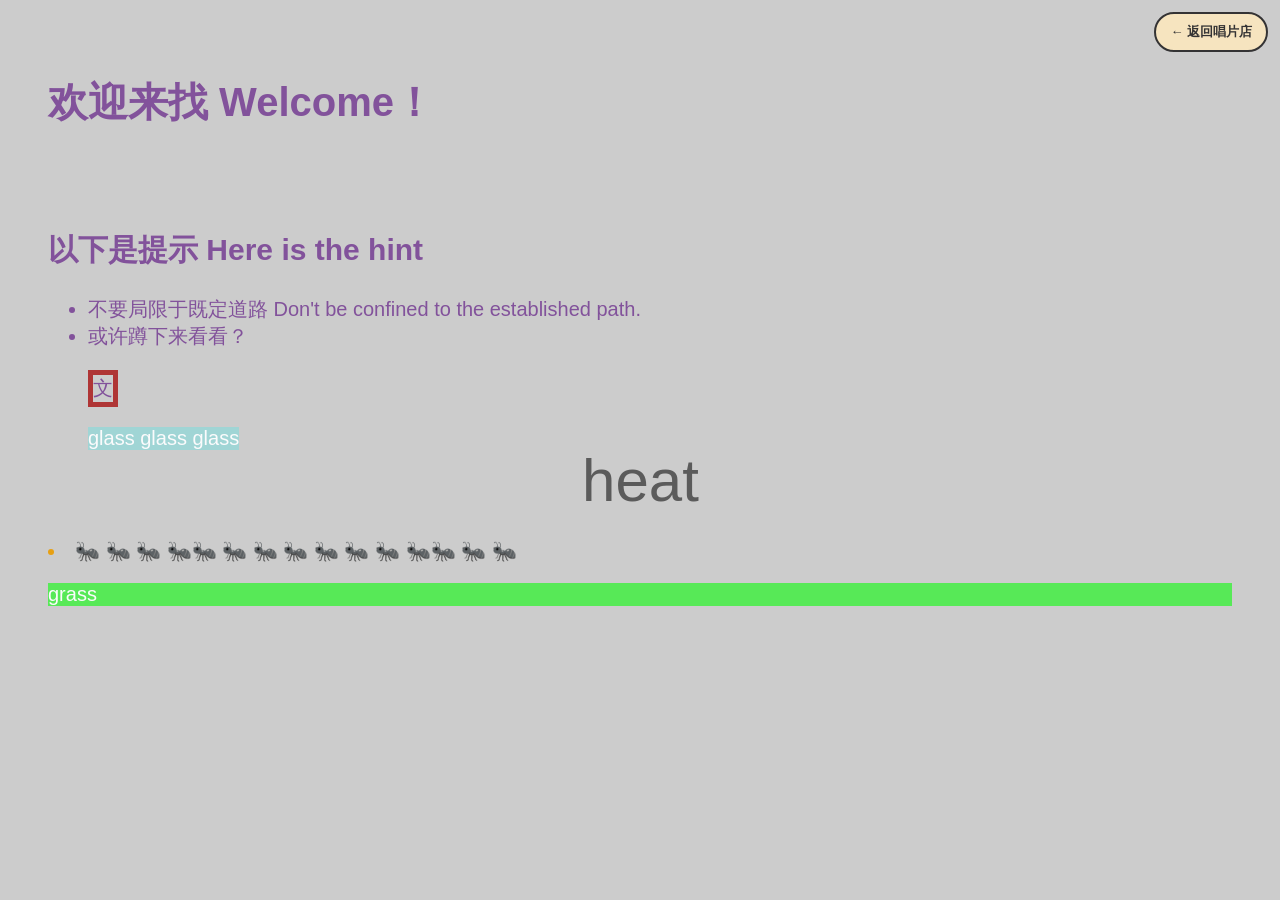
<file: games/group07/index.html>
<!DOCTYPE html>
<html lang="zh">

<head>
  <!-- head：这份文件的说明、设置和所需资源 -->
  <!-- 是网页交给浏览器看的设置区 -->

  <meta charset="UTF-8">
  <!-- 这个 HTML 文件的文字采用 UTF-8 编码。
   UTF-8 可以表示中文、英文和许多其他语言的字符。
   通常把它放在 <head> 的前面，让浏览器尽早知道该用什么方式读取文字；
   如果编码不匹配，中文可能会显示成乱码。 -->

  <meta name="viewport" content="width=device-width, initial-scale=1">
  <!-- viewport:让网页在手机等不同宽度的屏幕上正确显示。 -->

  <title>第七组-roll roll roll</title>
  <!-- 网页标题，常显示在浏览器标签页上。 -->

  <link rel="stylesheet" href="style.css" />
  <!-- 上面这行很特别，写了html的文件才能关联到左边style.css文件 -->
</head>

<body>
<a href="../../index.html#treasure" aria-label="返回唱片店寻宝游戏区" style="position:fixed;top:12px;right:12px;z-index:1000;padding:9px 14px;border:2px solid #343334;border-radius:20px;background:#f6e4bf;color:#343334;text-decoration:none;font:700 13px sans-serif">← 返回唱片店</a>
  <!-- body：网页里实际呈现给访问者的内容 -->

  <div class="block">
    <h1>欢迎来找 Welcome！</h1>
  </div>

 


  <div class="block">
    <h2>以下是提示 Here is the hint</h2>

    <!-- ul是一个篮子 -->
    <ul>
      <!-- <li>是篮子里的东西 -->
      <li>不要局限于既定道路 Don't be confined to the established path.</li>
    
      <li>或许蹲下来看看？</li> <p style="border: 5px solid rgb(175, 53, 53); width: fit-content; "> 文</p>
      <p style="background: rgb(160, 213, 213); color:rgb(251, 251, 252); width: fit-content;">  glass glass glass</p>
    </ul>

    <p class="rotating-text-container">heat</p><br><br><li class="sliding-text-container">🐜 🐜 🐜 🐜🐜 🐜 🐜  🐜 🐜 🐜  🐜 🐜🐜 🐜 🐜</li>
    <p style="background: rgb(87, 233, 87); color:rgb(251, 251, 252); "> grass </p>
  </div>




</body>

</html>
</file>
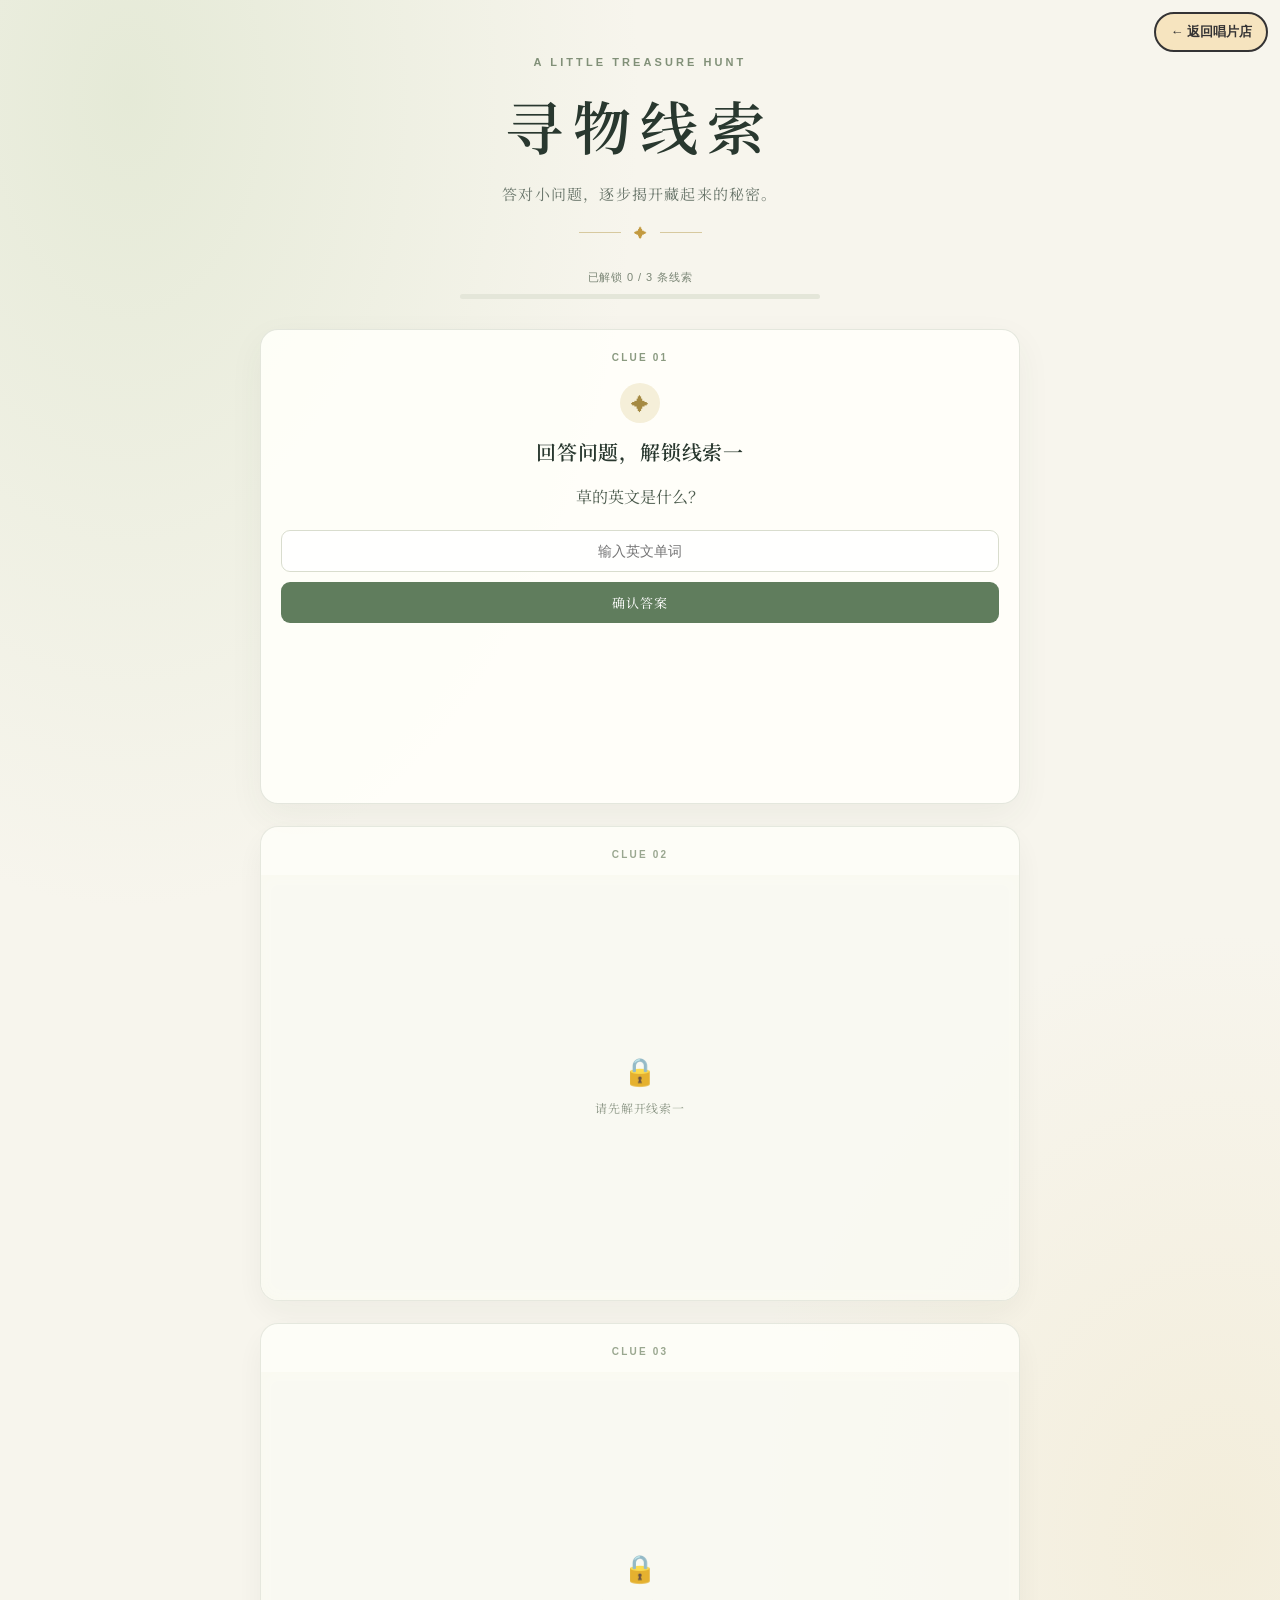
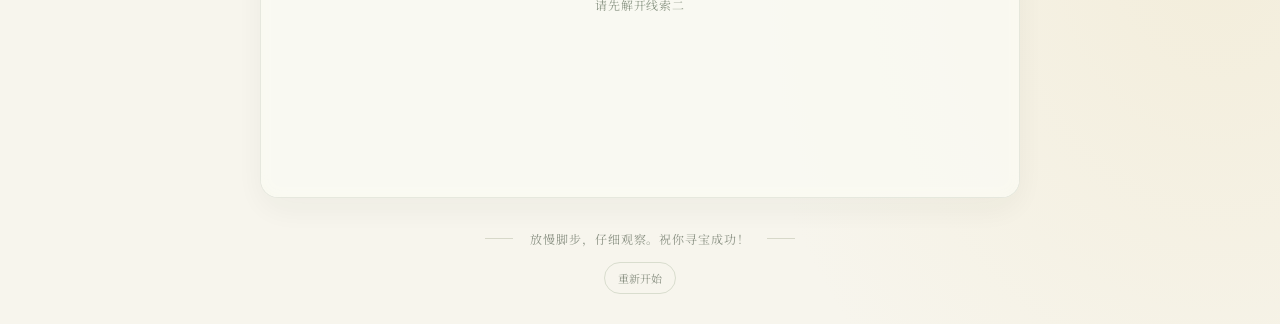
<file: games/group08/index.html>
<!doctype html>
<html lang="zh-CN">
<head>
  <meta charset="UTF-8">
  <meta name="viewport" content="width=device-width, initial-scale=1.0">
  <title>寻物线索 · 解谜开始</title>
  <link rel="stylesheet" href="style.css">
</head>
<body>
<a href="../../index.html#treasure" aria-label="返回唱片店寻宝游戏区" style="position:fixed;top:12px;right:12px;z-index:1000;padding:9px 14px;border:2px solid #343334;border-radius:20px;background:#f6e4bf;color:#343334;text-decoration:none;font:700 13px sans-serif">← 返回唱片店</a>
  <main class="page">
    <header class="hero">
      <p class="eyebrow">A LITTLE TREASURE HUNT</p>
      <h1>寻物线索</h1>
      <p class="subtitle">答对小问题，逐步揭开藏起来的秘密。</p>
      <div class="ornament" aria-hidden="true"><span></span> ✦ <span></span></div>
    </header>

    <div class="progress" aria-label="解锁进度">
      <span class="progress-label" id="progressLabel">已解锁 0 / 3 条线索</span>
      <div class="progress-track"><div class="progress-fill" id="progressFill"></div></div>
    </div>

    <section class="clues" aria-label="三个寻找线索">
      <article class="clue-card" id="card1">
        <div class="clue-number">CLUE 01</div>
        <div class="question-panel" id="question1">
          <div class="lock-icon" aria-hidden="true">✦</div>
          <h2>回答问题，解锁线索一</h2>
          <p class="question">草的英文是什么？</p>
          <form class="answer-form" data-clue="1">
            <label class="sr-only" for="answer1">输入草的英文</label>
            <input id="answer1" name="answer" type="text" placeholder="输入英文单词" autocomplete="off" required>
            <button type="submit">确认答案</button>
          </form>
          <p class="feedback" id="feedback1" aria-live="polite"></p>
        </div>
        <div class="clue-content blurred" id="content1" aria-hidden="true">
          <div class="grass-art" aria-hidden="true">
            <span class="sun"></span>
            <span class="grass-blade blade-1"></span><span class="grass-blade blade-2"></span>
            <span class="grass-blade blade-3"></span><span class="grass-blade blade-4"></span>
            <span class="grass-blade blade-5"></span><span class="grass-blade blade-6"></span>
            <span class="ground"></span>
          </div>
          <h2>从草地开始</h2>
          <p>先去找一片绿意盎然的草坪。<br>答案，就藏在这片风景附近。</p>
          <span class="card-foot">寻找地点 · 草坪</span>
        </div>
        <div class="unlock-stamp" id="stamp1" hidden>线索已解锁 ✓</div>
      </article>

      <article class="clue-card locked" id="card2">
        <div class="clue-number">CLUE 02</div>
        <div class="question-panel hidden" id="question2">
          <div class="lock-icon" aria-hidden="true">✦</div>
          <h2>回答问题，解锁线索二</h2>
          <p class="question">4 + 6 = ？</p>
          <form class="answer-form" data-clue="2">
            <label class="sr-only" for="answer2">输入计算结果</label>
            <input id="answer2" name="answer" type="number" placeholder="输入数字" required>
            <button type="submit">确认答案</button>
          </form>
          <p class="feedback" id="feedback2" aria-live="polite"></p>
        </div>
        <div class="clue-content blurred" id="content2" aria-hidden="true">
          <div class="stone-art" aria-label="刻有桃李满天下的石碑">
            <div class="stone-top"></div>
            <div class="stone-face"><span>桃李</span><span>满天下</span></div>
            <div class="stone-base"></div>
          </div>
          <h2>找到那块石碑</h2>
          <p>留意写着「桃李满天下」的石碑。<br>仔细看看它的下方。</p>
          <span class="card-foot">关键标记 · 桃李满天下</span>
        </div>
        <div class="unlock-stamp" id="stamp2" hidden>线索已解锁 ✓</div>
        <div class="waiting-cover" id="waiting2"><span>🔒</span><p>请先解开线索一</p></div>
      </article>

      <article class="clue-card locked" id="card3">
        <div class="clue-number">CLUE 03</div>
        <div class="question-panel hidden" id="question3">
          <div class="lock-icon" aria-hidden="true">✦</div>
          <h2>最后一步</h2>
          <p class="question">点击下方的「叶子」，看看会发生什么。</p>
          <button class="leaf-trigger" id="leafTrigger" type="button" aria-label="点击叶子揭开第三条线索">
            <span class="rotating-leaves" aria-hidden="true">
              <span>叶子</span><span>叶子</span><span>叶子</span><span>叶子</span><span>叶子</span><span>叶子</span>
            </span>
            <span class="tap-hint">点击揭晓</span>
          </button>
          <p class="feedback" id="feedback3" aria-live="polite"></p>
        </div>
        <div class="clue-content blurred" id="content3" aria-hidden="true">
          <div class="leaves-art" aria-label="逐渐淡出的黄色叶子文字">
            <span class="leaf-word leaf-1">叶子</span>
            <span class="leaf-word leaf-2">叶子</span>
            <span class="leaf-word leaf-3">叶子</span>
            <span class="leaf-word leaf-4">叶子</span>
            <span class="leaf-word leaf-5">叶子</span>
            <span class="leaf-word leaf-6">叶子</span>
          </div>
          <h2>让落叶退场</h2>
          <p>黄色的「叶子」一层层淡去……<br>试着轻轻拨开石碑下的落叶。</p>
          <span class="card-foot">最后一步 · 拿开树叶</span>
        </div>
        <div class="unlock-stamp" id="stamp3" hidden>全部线索已揭晓 ✓</div>
        <div class="waiting-cover" id="waiting3"><span>🔒</span><p>请先解开线索二</p></div>
      </article>
    </section>

    <footer>
      <span class="footer-line"></span>
      <p>放慢脚步，仔细观察。祝你寻宝成功！</p>
      <span class="footer-line"></span>
    </footer>
    <p class="reset-row"><button type="button" id="resetButton" class="reset-button">重新开始</button></p>
  </main>

  <script>
    (() => {
      const total = 3;
      let unlocked = 0;

      function updateProgress() {
        const progressLabel = document.getElementById('progressLabel');
        const progressFill = document.getElementById('progressFill');
        progressLabel.textContent = `已解锁 ${unlocked} / ${total} 条线索`;
        progressFill.style.width = `${(unlocked / total) * 100}%`;
      }

      function unlockClue(number) {
        const card = document.getElementById(`card${number}`);
        const question = document.getElementById(`question${number}`);
        const content = document.getElementById(`content${number}`);
        const stamp = document.getElementById(`stamp${number}`);
        const waiting = document.getElementById(`waiting${number}`);

        if (!card || !question || !content || !stamp) return;

        card.classList.remove('locked');
        card.classList.add('unlocked');
        question.classList.add('hidden');
        content.classList.remove('blurred');
        content.setAttribute('aria-hidden', 'false');
        stamp.hidden = false;
        if (waiting) waiting.hidden = true;

        unlocked = number;
        updateProgress();

        if (number < total) {
          const next = number + 1;
          const nextCard = document.getElementById(`card${next}`);
          const nextQuestion = document.getElementById(`question${next}`);
          const nextWaiting = document.getElementById(`waiting${next}`);

          if (nextCard && nextQuestion && nextWaiting) {
            nextCard.classList.remove('locked');
            nextQuestion.classList.remove('hidden');
            nextWaiting.hidden = true;
          }
        }
      }

      document.querySelectorAll('.answer-form').forEach((form) => {
        form.addEventListener('submit', (event) => {
          event.preventDefault();
          const number = Number(form.dataset.clue);
          const input = form.querySelector('input');
          const feedback = document.getElementById(`feedback${number}`);
          const answer = input.value.trim().toLowerCase();
          const isCorrect = number === 1 ? answer === 'grass' : answer === '10';

          if (isCorrect) {
            feedback.textContent = '回答正确！线索正在揭晓……';
            feedback.className = 'feedback success';
            window.setTimeout(() => unlockClue(number), 450);
          } else {
            feedback.textContent = number === 1 ? '再想一想：草的英文是一个常见的单词。' : '答案不对，再算一次试试。';
            feedback.className = 'feedback error';
            input.select();
          }
        });
      });

      const leafTrigger = document.getElementById('leafTrigger');
      leafTrigger.addEventListener('click', () => {
        if (unlocked < 2) {
          const feedback = document.getElementById('feedback3');
          feedback.textContent = '请先完成前面的线索，再揭开最后一层。';
          feedback.className = 'feedback error';
          return;
        }

        const feedback = document.getElementById('feedback3');
        feedback.textContent = '落叶拨开了！';
        feedback.className = 'feedback success';
        leafTrigger.classList.add('clicked');
        window.setTimeout(() => unlockClue(3), 450);
      });

      document.getElementById('resetButton').addEventListener('click', () => {
        unlocked = 0;

        for (let number = 1; number <= total; number++) {
          const card = document.getElementById(`card${number}`);
          const question = document.getElementById(`question${number}`);
          const content = document.getElementById(`content${number}`);
          const stamp = document.getElementById(`stamp${number}`);
          const waiting = document.getElementById(`waiting${number}`);
          const feedback = document.getElementById(`feedback${number}`);
          const form = card.querySelector('form');

          card.classList.toggle('locked', number !== 1);
          card.classList.remove('unlocked');
          question.classList.toggle('hidden', number !== 1);
          content.classList.add('blurred');
          content.setAttribute('aria-hidden', 'true');
          stamp.hidden = true;
          if (feedback) {
            feedback.textContent = '';
            feedback.className = 'feedback';
          }
          if (form) form.reset();
          if (waiting) waiting.hidden = number === 1 ? true : false;
        }

        document.getElementById('leafTrigger').classList.remove('clicked');
        updateProgress();
      });

      updateProgress();
    })();
  </script>
</body>
</html>
</file>
<file: games/group01/style.css>
/* 整个文档默认样式 */
body {
    /* 选个字体 */
    font-family: sans-serif;
    /* 背景颜色 */
    background-color: #beffa2f9;
    /* 默认文字颜色，可以被后面的设定覆盖 */
    color: #343334;
    font-size: 20px;
    /* 内边距 - 元素和它的边框之间的距离 */
    padding: 40px;

    /* 文字居左，可以改成center居中，right居右 */
    text-align: left;
}

/* 下面就是index.html里class对应的名字。注意，名字前加“.” */
.cute-text {
    color: #3b87e3;
    transform: rotate(20deg);
    width: fit-content;
}


.block {
    margin-bottom: 100px;
}

/* 1. 滑入 */
.sliding-text-container {
    font-size: 20px;
    color: #e7a013;
    /* 速度改这里的5s试试 */
    animation:slide-in 10s linear infinite;
}

@keyframes slide-in {
    from {
        transform: translateX(100%);
    }

    to {
        transform: translateX(-100%);
    }

}

/* 2. 渐深 */
.fading-text-container {
    font-weight: bold;
    color: #d1d1d1;
    /* 注意这里的fade-in是名字 */
    animation: fade-in 20s linear;
    /* 鼠标悬停在linear infinite，点击MDN Reference查看更多效果 */
}

/* 这个fade-in就是调整animation效果 */
@keyframes fade-in {
    from {
        opacity: 0;
    }

    to {
        opacity: 1;
    }
}

.my-image{
    width: 200px;
    height:auto
}

/* 3.旋转 */
.rotating-text-container {
    color: #810af0;
    width: fit-content;
    text-align: left;
    transform-origin: center center;
    animation: spin 10s linear infinite;
}

@keyframes spin {
    from {
        transform: rotate(0deg);
    }

    to {
        transform: rotate(360deg);
    }
}
</file>
<file: games/group02/style.css>
/* 整个文档默认样式 */
body {
    /* 选个字体 */
    font-family: sans-serif;
    /* 背景颜色 */
    background-color: #dcf69ef9;
    /* 默认文字颜色，可以被后面的设定覆盖 */
    color: #82529b;
    font-size: 20px;
    /* 内边距 - 元素和它的边框之间的距离 */
    padding: 40px;

    /* 文字居左，可以改成center居中，right居右 */
    text-align: left;
}

/* 下面就是index.html里class对应的名字。注意，名字前加“.” */
.cute-text {
    color: #6cac4f;
    transform: rotate(20deg);
    width: fit-content;
}


.block {
    margin-bottom: 100px;
}

/* 1. 滑入 */
.sliding-text-container {
    font-size: 20px;
    color: #e7a013;
    /* 速度改这里的5s试试 */
    animation: slide-in 15s linear infinite;
}

@keyframes slide-in {
    from {
        transform: translateX(100%);
    }

    to {
        transform: translateX(-100%);
    }

}

/* 2. 渐深 */
.fading-text-container {
    font-weight: bold;
    color: #d1d1d1;
    /* 注意这里的fade-in是名字 */
    animation: fade-in 20s linear;
    /* 鼠标悬停在linear infinite，点击MDN Reference查看更多效果 */
}

/* 这个fade-in就是调整animation效果 */
@keyframes fade-in {
    from {
        opacity: 0;
    }

    to {
        opacity: 1;
    }
}


/* 3.旋转 */
.rotating-text-container {
    color: #810af0;
    width: fit-content;
    text-align: left;
    transform-origin: center center;
    animation: spin 10s linear infinite;
}

@keyframes spin {
    from {
        transform: rotate(0deg);
    }

    to {
        transform: rotate(360deg);
    }
}
</file>
<file: games/group03/style.css>
/* 整个文档默认样式 */
body {
    /* 选个字体 */
    font-family: sans-serif;
    /* 背景颜色 */
    background-color: #000000f9;
    /* 默认文字颜色，可以被后面的设定覆盖 */
    color: #00cb5b;
    font-size: 20px;
    /* 内边距 - 元素和它的边框之间的距离 */
    padding: 40px;

    /* 文字居左，可以改成center居中，right居右 */
    text-align: left;
text-shadow:
        0 0 1px hsl(0, 0%, 100%),
        0 0 4px #1eec74,
        0 0 5px rgba(211, 247, 9, 0.5);
}

/* 下面就是index.html里class对应的名字。注意，名字前加“.” */
.cute-text {
    color: #6cac4f;
    transform: rotate(5deg);
    width: fit-content;
}


.block {
    margin-bottom: 100px;
}

/* 1. 滑入 */
.sliding-text-container {
    font-size: 20px;
    color: #e7a013;
    /* 速度改这里的5s试试 */
    animation: slide-in 15s linear infinite;
}

@keyframes slide-in {
    from {
        transform: translateX(100%);
    }

    to {
        transform: translateX(-100%);
    }

}

/* 2. 渐深 */
.fading-text-container {
    font-weight: bold;
    color: #d1d1d1;
    /* 注意这里的fade-in是名字 */
    animation: fade-in 20s linear;
    /* 鼠标悬停在linear infinite，点击MDN Reference查看更多效果 */
}

/* 这个fade-in就是调整animation效果 */
@keyframes fade-in {
    from {
        opacity: 0;
    }

    to {
        opacity: 1;
    }
}


/* 3.旋转 */
.rotating-text-container {
    color: #810af0;
    width: fit-content;
    text-align: left;
    transform-origin: center center;
    animation: spin 10s linear infinite;
}

@keyframes spin {
    from {
        transform: rotate(0deg);
    }

    to {
        transform: rotate(360deg);
    }
}
</file>
<file: games/group05/style.css>
/* 整个文档默认样式 */
body {
    /* 选个字体 */
    font-family: sans-serif;
    /* 背景颜色 */
    background-color: #000000f9;
    /* 默认文字颜色，可以被后面的设定覆盖 */
    color: #c75eff;
    font-size: 20px;
    /* 内边距 - 元素和它的边框之间的距离 */
    padding: 40px;

    /* 文字居左，可以改成center居中，right居右 */
    text-align: left;
}

/* 下面就是index.html里class对应的名字。注意，名字前加“.” */
.cute-text {
    color: #6cac4f;
    transform: rotate(20deg);
    width: fit-content;
}


.block {
    margin-bottom: 100px;
}

/* 1. 滑入 */
.sliding-text-container {
    font-size: 20px;
    color: #e7a013;
    /* 速度改这里的5s试试 */
    animation: slide-in 15s linear infinite;
}

@keyframes slide-in {
    from {
        transform: translateX(100%);
    }

    to {
        transform: translateX(-100%);
    }

}

/* 2. 渐深 */
.fading-text-container {
    font-weight: bold;
    color: #d1d1d1;
    /* 注意这里的fade-in是名字 */
    animation: fade-in 20s linear;
    /* 鼠标悬停在linear infinite，点击MDN Reference查看更多效果 */
}

/* 这个fade-in就是调整animation效果 */
@keyframes fade-in {
    from {
        opacity: 0;
    }

    to {
        opacity: 1;
    }
}


/* 3.旋转 */
.rotating-text-container {
    color: #810af0;
    width: fit-content;
    text-align: left;
    transform-origin: center center;
    animation: spin 10s linear infinite;
}

@keyframes spin {
    from {
        transform: rotate(0deg);
    }

    to {
        transform: rotate(360deg);
    }
}

.block img {
    border: 2px solid #fff;
}

.rainbow-flash {
    animation: rainbowFlash 1.2s linear infinite;
  }

  @keyframes rainbowFlash {
    0%   { color: #ff0000; }
    16%  { color: #ff9900; }
    33%  { color: #ffee00; }
    50%  { color: #23d938; }
    66%  { color: #00cfff; }
    83%  { color: #7a5cff; }
    100% { color: #ff00cc; }
  }
</file>
<file: games/group07/style.css>
/* 整个文档默认样式 */
body {
    /* 选个字体 */
    font-family: sans-serif;
    /* 背景颜色 */
    background-color: lab(81.69% 0 -0.01 / 0.976);
    /* 默认文字颜色，可以被后面的设定覆盖 */
    color: #82529b;
    font-size: 20px;
    /* 内边距 - 元素和它的边框之间的距离 */
    padding: 40px;

    /* 文字居左，可以改成center居中，right居右 */
    text-align: left;
}

/* 下面就是index.html里class对应的名字。注意，名字前加“.” */
.cute-text {
    color: #6cac4f;
    transform: rotate(20deg);
    width: fit-content;
}


.block {
    margin-bottom: 100px;
}

/* 1. 滑入 */
.sliding-text-container {
    font-size: 20px;
    color: #e7a013;
    /* 速度改这里的5s试试 */
    animation: slide-in 15s linear infinite;
}

@keyframes slide-in {
    from {
        transform: translateX(100%);
    }

    to {
        transform: translateX(-100%);
    }

}

/* 2. 渐深 */
.fading-text-container {
    font-weight: bold;
    color: #d1d1d1;
    /* 注意这里的fade-in是名字 */
    animation: fade-in 20s linear;
    /* 鼠标悬停在linear infinite，点击MDN Reference查看更多效果 */
}

/* 这个fade-in就是调整animation效果 */
@keyframes fade-in {
    from {
        opacity: 0;
    }

    to {
        opacity: 1;
    }
}


/* 3.旋转 */
.rotating-text-container {
    color: #5b5b5b;
    width: fit-content;
    text-align: left;
    transform-origin: center center;
    scale: 3;
    margin: 0 auto;
    animation: spin 10s linear infinite;
}

@keyframes spin {
    from {
        transform: rotate(0deg);
    }

    to {
        transform: rotate(360deg);
    }
}
</file>
<file: games/group08/style.css>
@import url('https://fonts.googleapis.com/css2?family=Noto+Serif+SC:wght@400;500;600;700;900&display=swap');

:root {
  --ink: #29382f;
  --muted: #69756a;
  --paper: #f7f5ed;
  --card: rgba(255, 255, 250, .9);
  --green: #55785b;
  --gold: #d8a936;
}
* { box-sizing: border-box; }
body {
  margin: 0;
  min-height: 100vh;
  color: var(--ink);
  background:
    radial-gradient(ellipse at 10% 5%, rgba(207, 220, 188, .45), transparent 32rem),
    radial-gradient(ellipse at 95% 80%, rgba(231, 214, 164, .25), transparent 30rem),
    var(--paper);
  font-family: "Noto Serif SC", "Songti SC", serif;
}
.page { width: min(1120px, calc(100% - 40px)); margin: 0 auto; padding: 55px 0 30px; }
.hero { text-align: center; margin-bottom: 28px; }
.eyebrow { margin: 0 0 13px; color: #819078; font: 600 11px/1.4 sans-serif; letter-spacing: .28em; }
h1 { margin: 0; font-size: clamp(38px, 5vw, 58px); font-weight: 600; letter-spacing: .16em; }
.subtitle { margin: 16px 0 19px; color: var(--muted); font-size: 15px; letter-spacing: .08em; }
.ornament { display: flex; align-items: center; justify-content: center; gap: 13px; color: #c39a40; font-size: 13px; }
.ornament span { width: 42px; height: 1px; background: #d7c99f; }

.progress { max-width: 360px; margin: 0 auto 30px; }
.progress-label { display: block; margin-bottom: 9px; text-align: center; color: #7b8676; font: 11px sans-serif; letter-spacing: .08em; }
.progress-track { height: 5px; overflow: hidden; border-radius: 20px; background: #e4e6d9; }
.progress-fill { width: 0; height: 100%; border-radius: inherit; background: linear-gradient(90deg, #78936c, #d3b65d); transition: width .45s ease; }

.clues {
  display: flex;
  flex-direction: column;
  gap: 22px;
  max-width: 760px;
  margin: 0 auto;
}
.clue-card {
  position: relative; min-height: 475px; overflow: hidden; padding: 21px 20px 23px;
  text-align: center; border: 1px solid rgba(94, 115, 83, .17); border-radius: 18px;
  background: var(--card); box-shadow: 0 12px 35px rgba(52, 66, 48, .055);
  transition: transform .25s ease, box-shadow .25s ease, opacity .25s ease;
}
.clue-card:hover { box-shadow: 0 18px 42px rgba(52, 66, 48, .1); }
.clue-card.locked { opacity: .86; }
.clue-number { color: #8a9a80; font: 600 10px/1.4 sans-serif; letter-spacing: .22em; }
.question-panel { position: relative; z-index: 3; padding-top: 18px; animation: appear .35s ease both; }
.lock-icon { display: grid; place-items: center; width: 40px; height: 40px; margin: 0 auto 13px; border-radius: 50%; color: #a58a43; background: #f5efd9; font-size: 18px; }
h2 { margin: 14px 0 11px; font-size: 20px; font-weight: 600; letter-spacing: .04em; }
.question { margin: 17px 0 18px; color: #4e5d4f; font-size: 16px; line-height: 1.8; }
.answer-form { display: flex; flex-direction: column; gap: 10px; }
.answer-form input {
  width: 100%; min-width: 0; padding: 12px 13px; border: 1px solid #d9ddce; border-radius: 9px;
  outline: none; background: rgba(255,255,255,.8); color: var(--ink); font: 14px sans-serif; text-align: center;
  transition: border-color .2s, box-shadow .2s;
}
.answer-form input:focus { border-color: #8ba07c; box-shadow: 0 0 0 3px rgba(139,160,124,.16); }
button { font-family: inherit; cursor: pointer; }
.answer-form button, .leaf-trigger {
  border: 0; border-radius: 9px; background: #607d5d; color: #fff; padding: 11px 15px;
  font-size: 13px; letter-spacing: .06em; transition: background .2s, transform .2s;
}
.answer-form button:hover, .leaf-trigger:hover { background: #49694c; transform: translateY(-1px); }
.feedback { min-height: 23px; margin: 12px 0 0; color: #8c9387; font-size: 12px; line-height: 1.7; }
.feedback.success { color: #4c7a4f; }
.feedback.error { color: #b65e47; }
.hidden { display: none !important; }

.clue-content { position: relative; transition: opacity .55s ease; }
.clue-content.blurred { display: none; }
.unlock-stamp { margin-top: 15px; color: #66835f; font-size: 11px; letter-spacing: .06em; animation: appear .4s ease both; }
.waiting-cover { position: absolute; z-index: 4; inset: 48px 0 0; display: flex; flex-direction: column; justify-content: center; align-items: center; background: rgba(247,247,238,.66); backdrop-filter: blur(8px); color: #7d8978; }
.waiting-cover span { font-size: 27px; }
.waiting-cover p { margin: 10px 0; font-size: 12px; letter-spacing: .06em; }
.waiting-cover[hidden] { display: none; }

.grass-art, .stone-art, .leaves-art { position: relative; height: 155px; margin: 12px 0 4px; overflow: hidden; border-radius: 12px; }
.grass-art { background: linear-gradient(#edf2e5 0%, #f6f4e8 75%); }
.sun { position: absolute; top: 23px; right: 31px; width: 27px; height: 27px; border-radius: 50%; background: #e7d28e; opacity: .8; }
.ground { position: absolute; left: -10%; right: -10%; bottom: -22px; height: 75px; border-radius: 50% 50% 0 0; background: linear-gradient(110deg, #8fa982, #6e946d); }
.grass-blade { position: absolute; z-index: 1; bottom: 24px; width: 17px; height: 75px; border-radius: 100% 0 100% 0; background: #62835d; transform-origin: bottom center; }
.blade-1 { left: 20%; height: 62px; transform: rotate(-24deg); }
.blade-2 { left: 31%; height: 88px; transform: rotate(13deg); background: #76996b; }
.blade-3 { left: 43%; height: 72px; transform: rotate(-12deg); background: #4f7755; }
.blade-4 { left: 57%; height: 95px; transform: rotate(18deg); background: #88a47a; }
.blade-5 { left: 70%; height: 66px; transform: rotate(-18deg); }
.blade-6 { left: 81%; height: 80px; transform: rotate(22deg); background: #78966c; }

.stone-art { display: flex; flex-direction: column; align-items: center; justify-content: flex-end; padding-bottom: 13px; background: linear-gradient(#f0f0e8, #f8f6ee); }
.stone-top { width: 104px; height: 12px; border-radius: 5px 5px 1px 1px; background: #b7b9ad; border: 1px solid #a5a89b; }
.stone-face { width: 94px; height: 105px; display: flex; align-items: center; justify-content: center; gap: 7px; border: 1px solid #a6a99c; background: linear-gradient(100deg, #c9cabe, #e1e0d4 50%, #bfc1b5); box-shadow: inset 3px 0 5px rgba(255,255,255,.35), 3px 3px 0 rgba(99,103,90,.08); color: #5b6155; font-size: 17px; font-weight: 600; letter-spacing: .08em; writing-mode: vertical-rl; }
.stone-base { width: 116px; height: 9px; border-radius: 2px; background: #a9ac9f; box-shadow: 0 4px 0 #d6d5c9; }

.leaves-art { background: linear-gradient(145deg, #fbf2d5, #f5f0e2); }
.leaf-word { position: absolute; left: 50%; top: 50%; color: #d9a51e; font-size: 28px; font-weight: 900; letter-spacing: .16em; text-shadow: 0 2px 0 rgba(164,117,16,.08); animation: leafFade 3.8s ease-in-out infinite; }
.leaf-1 { transform: translate(-50%, -10%) rotate(-8deg); animation-delay: 0s; }
.leaf-2 { transform: translate(-50%, -25%) rotate(5deg); animation-delay: .35s; }
.leaf-3 { transform: translate(-50%, -40%) rotate(-4deg); animation-delay: .7s; }
.leaf-4 { transform: translate(-50%, -55%) rotate(6deg); animation-delay: 1.05s; }
.leaf-5 { transform: translate(-50%, -70%) rotate(-5deg); animation-delay: 1.4s; }
.leaf-6 { transform: translate(-50%, -85%) rotate(3deg); animation-delay: 1.75s; }
@keyframes leafFade { 0%, 12% { opacity: .95; filter: blur(0); } 70%, 100% { opacity: .08; filter: blur(2px); } }
.leaf-trigger { width: 100%; min-height: 150px; margin-top: 8px; padding: 8px; position: relative; background: linear-gradient(145deg, #fbf2d5, #f5f0e2); color: #d9a51e; overflow: hidden; }
.rotating-leaves { display: block; height: 105px; position: relative; }
.rotating-leaves span { position: absolute; left: 50%; top: 50%; font-size: 25px; font-weight: 900; white-space: nowrap; animation: orbit 4.2s linear infinite; }
.rotating-leaves span:nth-child(1) { animation-delay: 0s; }
.rotating-leaves span:nth-child(2) { animation-delay: -.7s; }
.rotating-leaves span:nth-child(3) { animation-delay: -1.4s; }
.rotating-leaves span:nth-child(4) { animation-delay: -2.1s; }
.rotating-leaves span:nth-child(5) { animation-delay: -2.8s; }
.rotating-leaves span:nth-child(6) { animation-delay: -3.5s; }
@keyframes orbit {
  0% { transform: translate(-50%, -50%) rotate(0deg) translateX(25px) rotate(0deg); opacity: .25; }
  25% { opacity: 1; }
  50% { transform: translate(-50%, -50%) rotate(180deg) translateX(25px) rotate(-180deg); opacity: .8; }
  100% { transform: translate(-50%, -50%) rotate(360deg) translateX(25px) rotate(-360deg); opacity: .25; }
}
.tap-hint { display: block; position: relative; z-index: 2; color: #7c754e; font-size: 11px; letter-spacing: .1em; }
.leaf-trigger.clicked { animation: tapPulse .45s ease; }
@keyframes tapPulse { 50% { transform: scale(.97); } }

.clue-card.unlocked { border-color: rgba(100,135,88,.32); }
.card-foot { display: inline-block; margin-top: 22px; padding: 7px 12px; border-radius: 100px; background: #f0f2e8; color: #6d8064; font-size: 11px; letter-spacing: .04em; }
.clue-content p { margin: 0; color: #70786e; font-size: 13px; line-height: 2; letter-spacing: .025em; }
footer { display: flex; justify-content: center; align-items: center; gap: 17px; margin-top: 32px; color: #8b9284; font-size: 12px; letter-spacing: .08em; }
footer p { margin: 0; }
.footer-line { width: 28px; height: 1px; background: #d7d8c9; }
.reset-row { margin: 15px 0 0; text-align: center; }
.reset-button { padding: 7px 13px; border: 1px solid #d9ddce; border-radius: 30px; background: transparent; color: #8b9284; font-size: 11px; }
.reset-button:hover { background: #ecefe4; color: #52664f; }
.sr-only { position: absolute; width: 1px; height: 1px; padding: 0; margin: -1px; overflow: hidden; clip: rect(0,0,0,0); white-space: nowrap; border: 0; }
@keyframes appear { from { opacity: 0; transform: translateY(5px); } to { opacity: 1; transform: translateY(0); } }

@media (max-width: 850px) {
  .page { padding-top: 38px; }
  .clues { max-width: 100%; gap: 16px; }
  .clue-card { min-height: 430px; }
  .clue-card.locked { min-height: 430px; }
  footer { gap: 10px; text-align: center; }
  .footer-line { width: 16px; flex: 0 0 16px; }
}
@media (prefers-reduced-motion: reduce) {
  *, *::before, *::after { animation-duration: .01ms !important; animation-iteration-count: 1 !important; transition: none !important; }
}
</file>
